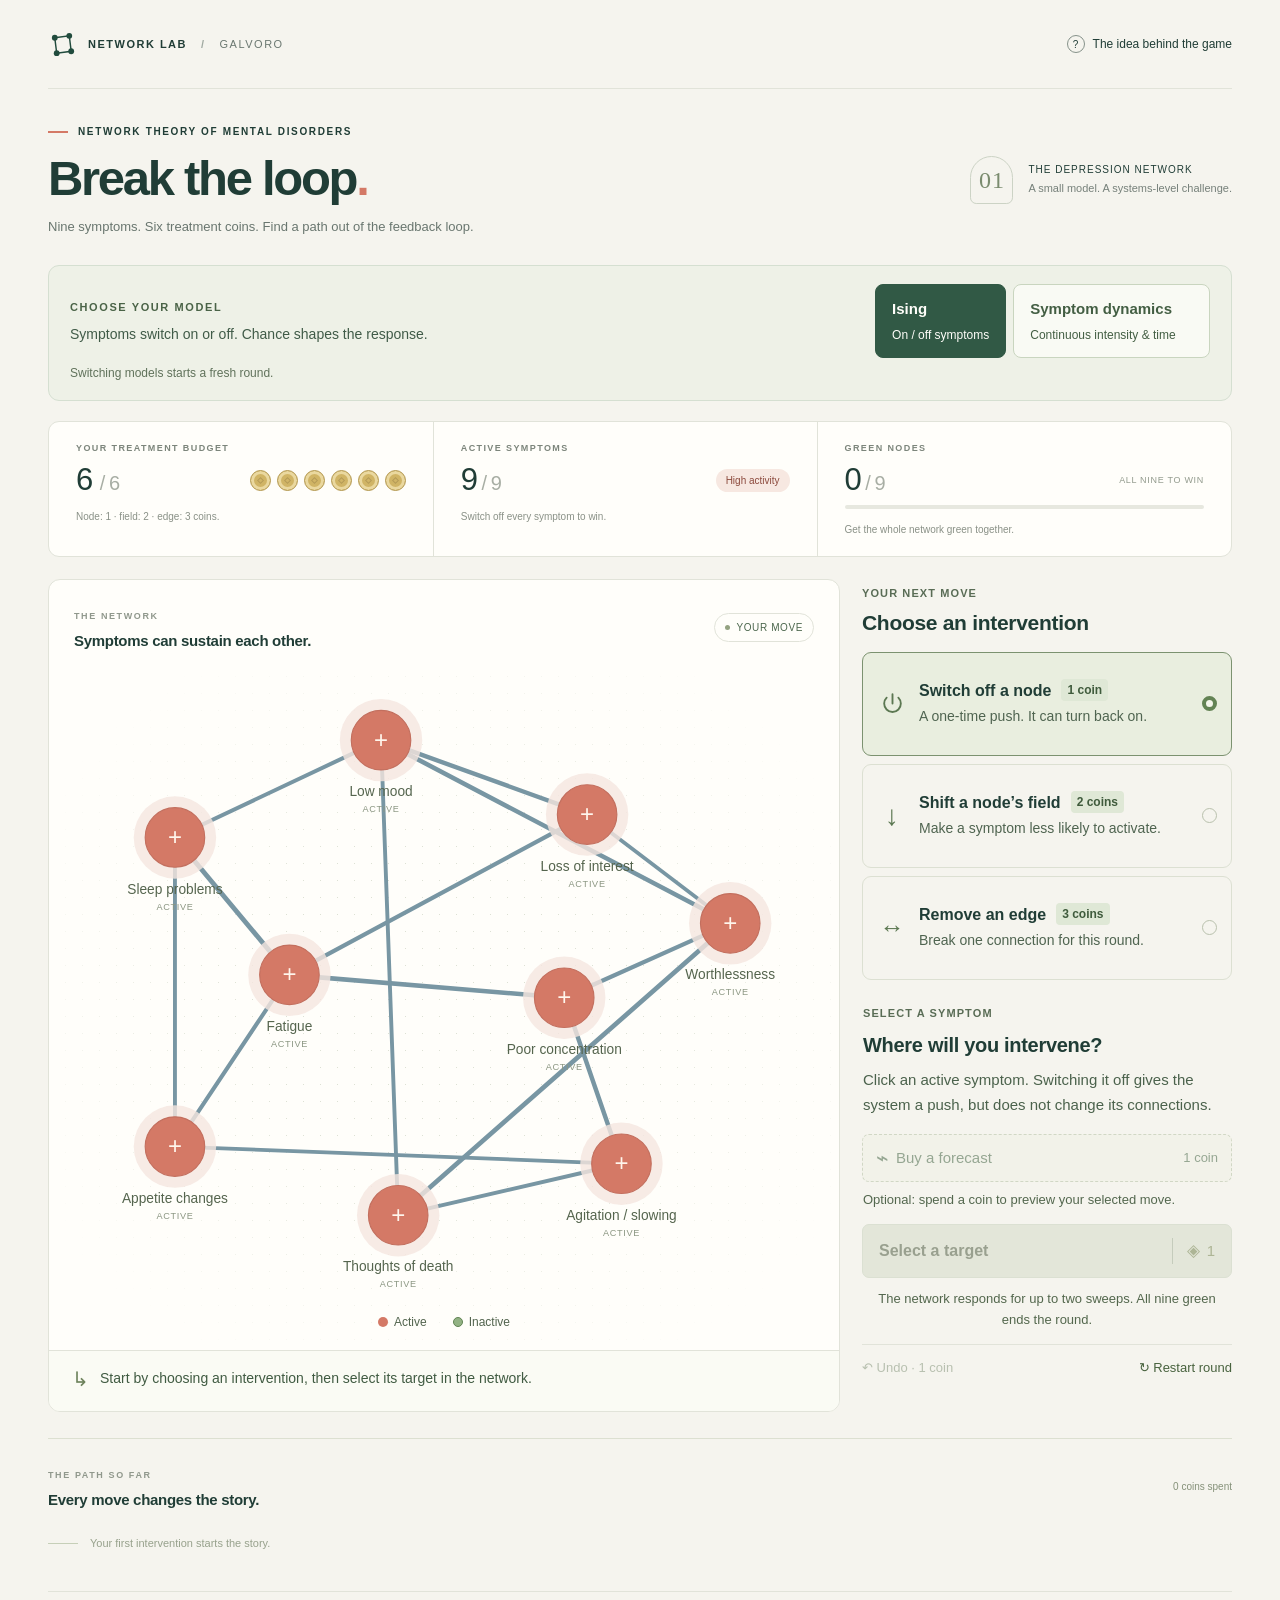
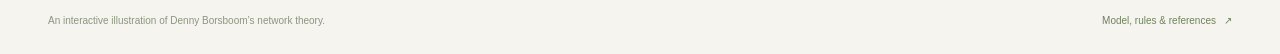
<file: index.html>
<!doctype html>
<html lang="en">
<head>
  <meta charset="utf-8">
  <meta name="viewport" content="width=device-width, initial-scale=1">
  <meta name="theme-color" content="#f5f4ee">
  <meta name="description" content="A small strategy game about symptom feedback, depression networks, and ways to intervene.">
  <title>Break the Loop · A network theory game</title>
  <link rel="icon" href="[data-uri]" type="image/svg+xml">
  <style>
:root{--paper:#f5f4ee;--white:#fffefa;--ink:#203d36;--muted:#76807a;--line:#e1e3d9;--green:#214b3d;--mint:#d8e5c8;--mint-ink:#4b6650;--coral:#d47966;--coral-ink:#8c4a3d;--sand:#ece9de;--font:ui-sans-serif,-apple-system,BlinkMacSystemFont,"Segoe UI",sans-serif}
*{box-sizing:border-box}body{margin:0;background:var(--paper);color:var(--ink);font-family:var(--font);font-size:14px;line-height:1.5}button,a{-webkit-tap-highlight-color:transparent}button{font:inherit;cursor:pointer}button:disabled{cursor:default}button:focus-visible,a:focus-visible,summary:focus-visible,[tabindex]:focus-visible{outline:3px solid #ba942f;outline-offset:5px}button{touch-action:manipulation}a{color:inherit}.app-shell{max-width:1336px;margin:0 auto;padding:0 48px}.topbar{height:89px;display:flex;align-items:center;justify-content:space-between;border-bottom:1px solid var(--line);gap:20px}.wordmark{display:flex;gap:11px;align-items:center;text-decoration:none;font-size:11px;letter-spacing:1.5px;font-weight:750}.wordmark svg{width:29px;height:29px;fill:var(--green)}.wordmark svg path{fill:none;stroke:var(--green);stroke-width:1.5}.wordmark-divider{margin:0 14px;color:#a1aaa2}.wordmark-light{font-weight:450;color:#6a7770}.text-button{border:0;background:none;color:var(--ink);padding:4px 0;font-size:12px;display:inline-flex;align-items:center;justify-content:center;gap:8px}.text-button:hover{color:#548060}.text-button:disabled{opacity:.35}.question-icon{border:1px solid #86928a;display:inline-grid;place-items:center;border-radius:50%;width:18px;height:18px;font-size:10px}.intro{display:flex;justify-content:space-between;align-items:center;gap:24px;padding:35px 0 29px}.eyebrow,.section-kicker,.metric-label{font-size:10px;letter-spacing:1.65px;font-weight:650}.eyebrow{display:flex;align-items:center;gap:10px}.tiny-line{display:inline-block;width:20px;height:2px;background:var(--coral)}h1{font-size:clamp(36px,4vw,49px);letter-spacing:-2.3px;line-height:1.16;font-weight:550;margin:11px 0 10px}h1>span{color:var(--coral)}.intro p{color:#69766f;margin:0;font-size:13px}.round-label{display:flex;gap:15px;align-items:center;font-size:10px;letter-spacing:1px;line-height:1.8}.round-label small{display:block;letter-spacing:0;color:var(--muted);font-size:11px}.round-marker{width:43px;height:48px;border:1px solid #ccd3c5;border-radius:24px 24px 7px 7px;display:grid;place-items:center;font-family:Georgia,serif;font-size:24px;color:#7a8b6e}.metrics{display:grid;grid-template-columns:1fr 1fr 1.08fr;background:var(--white);border:1px solid var(--line);border-radius:11px;margin-bottom:22px;overflow:hidden}.metric{padding:20px 27px 17px;position:relative}.metric+.metric{border-left:1px solid var(--line)}.metric-label{display:flex;gap:6px;align-items:center;color:#7c857b;font-size:9px;letter-spacing:1.4px}.metric-main{display:flex;align-items:center;justify-content:space-between;gap:12px;min-height:50px}.metric-main>span:first-child{font-size:31px;letter-spacing:-1px;font-weight:500}.metric-muted{color:#a8aea4;font-size:20px;font-weight:350}.metric-foot{font-size:10px;color:#8a9187}.coins{display:flex;gap:6px}.coin{width:21px;height:21px;border-radius:50%;background:#d0b465;border:1px solid #b69c57;position:relative;box-shadow:inset 0 0 0 3px #ead89f;transition:opacity .3s,transform .3s}.coin:after{content:"";position:absolute;inset:7px;border:1px solid #b69c57;transform:rotate(45deg)}.coin.spent{opacity:.18;box-shadow:none;transform:scale(.87)}.state-tag{font-size:10px;color:var(--coral-ink);background:#f7e8e1;border-radius:20px;padding:4px 10px;white-space:nowrap}.state-tag.low{color:var(--mint-ink);background:#e6edda}.percent{font-size:19px;padding-left:2px}.target-label{font-size:9px;color:#929a8d;letter-spacing:.7px}.outlook-track{height:4px;position:relative;background:#e7e8df;border-radius:4px;margin:0 0 9px}.outlook-track>#outlook-fill{display:block;height:100%;width:10%;border-radius:4px;background:#88a278;transition:width .45s}.target-tick{position:absolute;left:80%;height:10px;width:1px;background:#536e51;top:-3px}.info-button{background:none;border:1px solid #afb6aa;border-radius:50%;font-size:8px;line-height:12px;width:14px;height:14px;padding:0;color:#89947e;font-family:Georgia,serif}.play-layout{display:grid;grid-template-columns:minmax(0,1fr) 318px;gap:22px;align-items:start}.network-card{background:var(--white);border:1px solid var(--line);border-radius:12px;overflow:hidden}.panel-heading{padding:24px 25px 5px;display:flex;align-items:center;justify-content:space-between;gap:10px}.section-kicker{color:#90988c;font-size:9px;letter-spacing:1.6px}.panel-heading h2,.history-header h2{font-size:15px;letter-spacing:-.3px;font-weight:550;line-height:1.4;margin:5px 0 0}.live-badge{border:1px solid var(--line);border-radius:20px;padding:4px 9px;font-size:8px;letter-spacing:.6px;display:flex;align-items:center;gap:6px;white-space:nowrap;color:#82907d}.live-badge>span:first-child{width:5px;height:5px;background:#94a281;border-radius:50%}.network-stage{position:relative;margin:4px 0 0;background-image:radial-gradient(#dde1d4 .6px,transparent .6px);background-size:17px 17px;background-position:8px 8px}.network-stage:before{content:"";position:absolute;inset:0;pointer-events:none;background:radial-gradient(ellipse at center,transparent 35%,var(--white) 83%)}#network{display:block;width:100%;height:auto;position:relative;overflow:visible;min-height:260px}.graph-key{display:flex;justify-content:center;gap:22px;padding:0 16px 19px;font-size:9px;position:relative;color:#8d9589}.graph-key>span{display:flex;align-items:center;gap:6px}.key-dot{display:inline-block;width:8px;height:8px;border-radius:50%}.active-dot{background:var(--coral)}.inactive-dot{background:var(--mint);border:1px solid #9db08e}.key-line{display:inline-block;width:18px;height:3px;background:#c7c9b6;border-radius:2px}.edge-visible{stroke:#c8c6b4;stroke-linecap:round;transition:stroke .2s,opacity .2s;pointer-events:none}.edge-active{stroke:#b6aa96}.edge-hit{stroke:transparent;stroke-width:20;cursor:pointer;fill:none}.edge-hit:focus-visible{outline:none;stroke:#b8c7a5;stroke-opacity:.5}.edge-visible.edge-selected{stroke:var(--green);stroke-width:6!important}.edge-visible.edge-hover{stroke:#708867}.edge-visible.edge-removed{stroke-dasharray:4 8;stroke-width:1.2!important;stroke:#d0d5c7;opacity:.65}.network-node{cursor:pointer}.node-ring{fill:none;stroke:transparent;stroke-width:1.5;transition:stroke .2s}.network-node:hover .node-ring,.network-node:focus-visible .node-ring{stroke:#b0bda4}.network-node:focus-visible{outline:none}.network-node.selected .node-ring{stroke:var(--green);stroke-width:2;stroke-dasharray:3 4}.node-halo{fill:#f5e7e0;opacity:.8;transition:fill .35s}.node-body{fill:var(--coral);stroke:#c36f5e;stroke-width:1;transition:fill .35s,stroke .35s}.node-symbol{font-size:21px;fill:#fff6ed;font-weight:300;text-anchor:middle;dominant-baseline:central;pointer-events:none}.network-node.inactive .node-body{fill:#d8e4c9;stroke:#9eaf8b}.network-node.inactive .node-halo{fill:#edf1e5}.network-node.inactive .node-symbol{fill:#66835b}.node-label{font-family:var(--font);font-size:12px;font-weight:500;fill:#55654e;text-anchor:middle;pointer-events:none}.node-mini{fill:#8b9682;font-family:var(--font);font-size:8px;text-anchor:middle;letter-spacing:.6px;pointer-events:none}.field-marker{fill:var(--green);stroke:var(--white);stroke-width:2}.field-marker-text{font-size:9px;fill:var(--white);text-anchor:middle;dominant-baseline:central;pointer-events:none}.turn-message{border-top:1px solid var(--line);display:flex;gap:11px;align-items:flex-start;padding:16px 23px;min-height:61px;font-size:11px;line-height:1.6;background:#fafbf4;color:#7b8773}.message-icon{font-size:20px;line-height:1.2;color:#6d825c}.treatment-panel{padding:0 0 3px}.treatment-title{padding:3px 0 14px}.treatment-title h2{font-size:17px}.intervention-list{display:grid;gap:8px}.intervention{width:100%;display:flex;align-items:center;gap:12px;text-align:left;border:1px solid #dce0d2;border-radius:9px;padding:14px 12px;background:transparent;color:var(--ink);min-height:76px;transition:border-color .2s,background .2s}.intervention:hover{background:#eeeee3;border-color:#b3bfa5}.intervention.selected{background:#e9eedf;border-color:#7c9270}.intervention-icon{font-size:23px;font-weight:300;width:32px;flex-shrink:0;text-align:center;color:#839474}.edge-icon{font-size:25px}.field-icon{font-size:28px}.intervention-copy{display:flex;flex-direction:column;gap:4px}.intervention-copy>strong{font-size:12px;font-weight:600}.intervention-copy>span{font-size:10px;color:#839078;line-height:1.5}.choice-indicator{margin-left:auto;width:13px;height:13px;border:1px solid #b9c1ad;border-radius:50%;flex-shrink:0}.selected .choice-indicator{border:4px solid #638354;background:#f4f5eb}.target-box{padding:18px 1px 10px;min-height:151px}.target-box h3{font-size:15px;line-height:1.4;font-weight:550;letter-spacing:-.3px;margin:5px 0 6px}.target-box p{font-size:11px;color:#849079;line-height:1.7;margin:0}.target-detail{font-size:10px;color:#6c805e;border-top:1px dashed #d4dbcb;margin-top:9px;padding-top:7px}.primary-button{width:100%;background:var(--green);border:1px solid var(--green);border-radius:7px;color:#f5f5e9;padding:13px 16px;display:flex;justify-content:space-between;align-items:center;font-size:12px;font-weight:550;min-height:46px}.primary-button:hover:not(:disabled){background:#326047}.primary-button:disabled{background:#e3e6d9;color:#99a08f;border-color:#dbe0d2}.button-cost{border-left:1px solid #638068;padding-left:14px;font-size:12px;display:flex;align-items:center;gap:7px;font-weight:400}.button-cost>span{font-size:17px;color:#d4c987}.primary-button:disabled .button-cost{border-color:#c5ccbc}.primary-button:disabled .button-cost>span{color:#adb595}.timing-note{font-size:10px;text-align:center;color:#939c87;line-height:1.6;margin:10px 5px}.round-actions{display:flex;justify-content:space-between;gap:9px;padding-top:9px;border-top:1px solid var(--line);margin-top:14px}.round-actions .text-button{font-size:10px;color:#7d8b70}.history-panel{margin-top:26px;border-top:1px solid #dce0d1;padding:24px 0 10px}.history-header{display:flex;justify-content:space-between;gap:15px;align-items:center}.history-header h2{font-size:15px}.history-count{color:#859179;font-size:10px}.history-list{margin-top:17px}.history-empty{font-size:11px;color:#97a18c;display:flex;gap:12px;align-items:center;padding:8px 0 10px}.history-empty-line{width:30px;height:1px;background:#c6cfb8}.history-row{display:grid;grid-template-columns:25px 1fr auto auto;gap:14px;align-items:center;font-size:11px;line-height:1.5;padding:12px 0;border-top:1px solid #e1e5d8}.history-row:first-child{border:0}.history-number{font-size:10px;color:#8b967c;border:1px solid #d2d9c4;width:23px;height:23px;display:grid;place-items:center;border-radius:50%}.history-description strong{font-weight:550}.history-description small{display:block;font-size:10px;color:#8b967d;margin-top:2px}.history-activity{color:#819071;font-size:10px;white-space:nowrap}.history-outlook{font-variant-numeric:tabular-nums;font-size:13px;color:#5c7650;text-align:right;min-width:38px}.result{margin-top:17px;padding:16px;border:1px solid #b8c9a5;background:#e6edda;border-radius:8px;font-size:12px;line-height:1.6}.result h3{font-family:Georgia,serif;font-size:25px;line-height:1.2;font-weight:400;margin:0 0 9px}.result p{margin:0 0 12px;color:#6d805d;font-size:11px}.result .text-button{font-size:11px;text-decoration:underline;text-underline-offset:3px}.result.exhausted{background:#eeeade;border-color:#d9d3bf}.result.exhausted h3{font-size:22px}.result.exhausted p{color:#8a826d}footer{display:flex;justify-content:space-between;gap:16px;border-top:1px solid var(--line);margin-top:20px;padding:21px 0 26px;color:#8b9680;font-size:10px}footer p{margin:0}footer .text-button{font-size:10px;color:#6f825e;padding:0;white-space:nowrap}dialog{background:var(--white);border:1px solid #cfd7c4;border-radius:15px;padding:0;width:min(850px,calc(100% - 32px));max-height:88dvh;color:var(--ink);box-shadow:0 25px 100px #203d3630}dialog::backdrop{background:#152a2466;backdrop-filter:blur(4px)}.dialog-content{padding:30px 35px}.dialog-top{display:flex;justify-content:space-between;align-items:center;gap:12px}.close-button{border:1px solid #d1d9c6;width:31px;height:31px;border-radius:50%;background:none;color:#76896b;font-size:22px;font-weight:300;line-height:1}.dialog-content>h2{font-size:34px;line-height:1.15;letter-spacing:-1.3px;font-weight:500;margin:19px 0 15px}.dialog-lead{font-size:14px;line-height:1.8;color:#76816c}.learning-grid{display:grid;grid-template-columns:repeat(3,1fr);gap:23px;border-top:1px solid var(--line);border-bottom:1px solid var(--line);padding:24px 0;margin:24px 0}.lesson-number{font-family:Georgia,serif;font-size:25px;color:#91a179}.learning-grid h3,.rules-section h3,.references h3{font-size:14px;font-weight:550;margin:7px 0 10px}.learning-grid p,.rules-section p,.model-details p,.references p{font-size:12px;line-height:1.8;color:#79826e}.learning-grid p{margin:0}.rules-section p{margin:10px 0}.dialog-content details{border-top:1px solid var(--line);border-bottom:1px solid var(--line);padding:16px 0;margin:21px 0}.dialog-content summary{font-size:12px;cursor:pointer;font-weight:550}.formula{font-size:13px;font-family:ui-monospace,monospace;padding:12px;background:#eef1e5;border-radius:6px;overflow-wrap:anywhere}.references p{font-size:10px;margin:6px 0}.references{margin-bottom:25px}.dialog-content .primary-button{max-width:230px;margin-left:auto}.busy .live-badge>span:first-child{animation:pulse 1s ease-in-out infinite}.busy .network-stage{pointer-events:none}.busy .intervention-list{pointer-events:none;opacity:.7}.network-node.changed .node-halo{animation:ripple .65s ease-out}.network-node.intervened .node-ring{stroke:#345d46;stroke-width:3}.edge-mode .network-node{cursor:default}.edge-mode .network-node:hover .node-ring{stroke:transparent}.edge-mode .edge-visible:not(.edge-removed){stroke:#a6b193}.edge-mode .edge-visible.edge-selected{stroke:#345d46}@keyframes pulse{50%{opacity:.25}}@keyframes ripple{0%{transform:scale(.7);opacity:1}100%{transform:scale(1.5);opacity:0}}@media(prefers-reduced-motion:reduce){*,*:before,*:after{animation:none!important;transition:none!important;scroll-behavior:auto!important}}
.outlook-track>#recovery-fill{display:block;height:100%;width:0;border-radius:4px;background:#88a278;transition:width .45s}.forecast-area{margin-bottom:13px}.forecast-button{display:flex;align-items:center;justify-content:space-between;width:100%;padding:10px 12px;border:1px dashed #aebc9d;border-radius:7px;background:#f0f1e6;color:#637b52;font-size:11px}.forecast-button:hover:not(:disabled){background:#e5ecd9}.forecast-button:disabled{opacity:.5}.forecast-button>span:first-child{display:flex;align-items:center;gap:7px}.forecast-button>span:first-child>span{font-size:21px;line-height:1}.forecast-button>span:last-child{font-size:10px}.forecast-note{font-size:9px;color:#919c83;line-height:1.6;margin:6px 1px 0}.forecast-result{padding:12px;background:#edf1e3;border:1px solid #cfdcc0;border-radius:8px;margin-top:9px}.forecast-result .forecast-title{font-size:10px;font-weight:600;color:#70845e;margin:0 0 8px}.forecast-comparison{display:grid;grid-template-columns:1fr 1fr;gap:10px}.forecast-comparison div+div{border-left:1px solid #d3ddc4;padding-left:12px}.forecast-comparison strong{display:block;font-size:25px;font-weight:450;letter-spacing:-.8px}.forecast-comparison span{font-size:9px;color:#849272}.forecast-result p{font-size:9px;color:#81906e;line-height:1.6;margin:8px 0 0}.history-row{grid-template-columns:25px 1fr auto}.history-forecast{background:#e8eddc;padding:3px 7px;border-radius:4px;color:#72845e;font-size:10px;white-space:nowrap}
@media(min-width:1400px){.app-shell{max-width:1396px}.play-layout{grid-template-columns:minmax(0,1fr) 338px}h1{font-size:52px}.intro{padding-top:42px}.network-stage{max-height:600px}#network{max-height:554px}.intervention{padding:16px 14px;min-height:84px}.target-box{min-height:166px}}
@media(max-width:1050px){.app-shell{padding:0 26px}.play-layout{grid-template-columns:minmax(0,1fr) 280px;gap:17px}.round-label{display:none}.metric{padding:17px 20px}.coins{gap:4px}.coin{width:17px;height:17px}.coin:after{inset:5px}.metric-main>span:first-child{font-size:28px}.metric-muted{font-size:18px}.state-tag{font-size:9px;padding:4px 7px}.panel-heading{padding:20px 18px 5px}.panel-heading h2{font-size:13px}.live-badge{font-size:7px}.treatment-title{padding:3px 0 14px}.treatment-title h2{font-size:16px}.intervention{padding:12px 9px;gap:8px}.intervention-icon{width:25px}.intervention-copy>strong{font-size:11px}.intervention-copy>span{font-size:9px}.target-box{min-height:149px}.graph-key{gap:15px;font-size:8px}.node-label{font-size:12px}}
@media(max-width:760px){.app-shell{padding:0 20px}.topbar{height:70px}.wordmark-light,.wordmark-divider{display:none}.topbar .learn-trigger{font-size:0;gap:0}.topbar .question-icon{font-size:11px;width:24px;height:24px}.intro{padding:27px 0 22px}.intro .eyebrow{font-size:8px;letter-spacing:1.25px}.intro p{font-size:12px;max-width:330px;line-height:1.7}h1{font-size:42px;letter-spacing:-2px;margin:10px 0}.metrics{margin-bottom:16px;grid-template-columns:1fr 1fr}.metric{padding:15px 17px}.metric-label{font-size:8px;letter-spacing:1px}.metric-main{min-height:44px}.metric-main>span:first-child{font-size:27px}.metric-muted{font-size:17px}.coins{gap:3px}.coin{width:14px;height:14px}.coin:after{inset:4px}.metric-foot{font-size:9px}.outlook-metric{grid-column:1/-1;border-top:1px solid var(--line);border-left:0!important;display:grid;grid-template-columns:auto 1fr;gap:0 24px;padding-top:11px;padding-bottom:11px}.outlook-metric .metric-label{grid-column:1}.outlook-metric .metric-main{grid-column:2;grid-row:1/3;min-height:38px;justify-content:flex-end}.outlook-metric .metric-main>span:first-child{font-size:28px}.outlook-metric .metric-foot{grid-column:1;grid-row:2;align-self:end;font-size:8px}.outlook-track{grid-column:1/-1;grid-row:3;margin:10px 0 2px}.target-label{font-size:8px}.play-layout{display:flex;flex-direction:column;gap:22px}.network-card,.treatment-panel{width:100%}.panel-heading{padding:19px 18px 3px}.panel-heading h2{font-size:14px}.live-badge{font-size:7px}.network-stage{margin-top:7px}#network{min-height:0}.graph-key{gap:18px;padding-bottom:17px;font-size:8px}.turn-message{padding:13px 17px;font-size:10px;min-height:55px}.treatment-title{padding:0 0 13px}.treatment-title h2{font-size:17px}.intervention-list{grid-template-columns:repeat(3,minmax(0,1fr));gap:7px}.intervention{display:flex;flex-direction:column;align-items:flex-start;padding:12px 10px;gap:6px;min-height:119px;position:relative}.intervention-icon{font-size:22px;text-align:left;height:27px}.field-icon{font-size:27px}.choice-indicator{position:absolute;top:16px;right:11px;width:11px;height:11px}.selected .choice-indicator{border-width:3px}.intervention-copy>strong{font-size:10px;line-height:1.5}.intervention-copy>span{font-size:9px;line-height:1.6}.target-box{min-height:0;padding:17px 1px}.target-box h3{font-size:16px}.target-box p{font-size:11px}.target-detail{font-size:10px}.primary-button{padding:14px 16px;font-size:13px}.round-actions .text-button{font-size:11px}.timing-note{font-size:10px}.history-panel{margin-top:22px;padding-top:21px}.history-row{gap:9px;grid-template-columns:23px 1fr auto;font-size:10px}.history-activity{display:none}.history-description small{font-size:9px}.history-outlook{font-size:12px}.history-header h2{font-size:14px}footer{flex-direction:column;align-items:flex-start;gap:8px;font-size:9px;padding:17px 0 23px}.dialog-content{padding:22px}.dialog-content>h2{font-size:30px}.dialog-lead{font-size:12px}.learning-grid{grid-template-columns:1fr;gap:18px;padding:20px 0}.learning-grid section{position:relative;padding-left:38px}.lesson-number{position:absolute;left:0;top:0;font-size:24px}.learning-grid h3{margin-top:3px}.learning-grid p{font-size:11px}.rules-section p,.model-details p{font-size:11px}.formula{font-size:11px}.dialog-content .primary-button{max-width:none}}
.metric-main>span:first-child{white-space:nowrap;flex-shrink:0}
@media(max-width:760px){.budget .metric-main{flex-direction:column;align-items:flex-start;gap:6px;padding:6px 0 8px}.outlook-metric{display:block;padding:14px 17px 12px}.outlook-metric .metric-main{position:absolute;right:17px;top:7px;min-height:32px;gap:0}.outlook-metric .metric-main>span:first-child{line-height:1}.outlook-metric .target-label{display:none}.outlook-metric .metric-foot{display:block;padding-top:0;font-size:8px}.outlook-metric .outlook-track{margin:23px 0 8px}.node-label{font-size:20px}.node-mini{font-size:11px}.node-body{r:31px}.node-symbol{font-size:25px}}
@media(max-width:380px){.app-shell{padding:0 13px}.metric{padding:13px 12px}.coin{width:12px;height:12px}.coins{gap:2px}.coin:after{inset:3px}.metric-label{font-size:7px}.metric-foot{font-size:8px}.metric-main{gap:5px}.state-tag{font-size:8px;padding:3px 5px}.outlook-metric .metric-main{right:12px;gap:0}.intro .eyebrow{font-size:7px}.intervention-copy>strong{font-size:9px}.intervention-copy>span{font-size:8px}.intervention{padding:10px 8px}.graph-key{gap:11px}.panel-heading h2{font-size:12px}.wordmark{font-size:10px}}

/* Muted blue connections and a clearer inactive state. */
:root { --mint: #92b283; --mint-ink: #345c35; }
.edge-visible { stroke: #8ea9b4; }
.edge-visible.edge-active { stroke: #7896a3; }
.edge-visible.edge-hover { stroke: #4e7487; }
.edge-visible.edge-selected { stroke: #4e7487; }
.edge-visible.edge-removed { stroke: #b1c6cf; }
.edge-mode .edge-visible:not(.edge-removed) { stroke: #7f9eac; }
.edge-mode .edge-visible.edge-selected { stroke: #456d81; }
.network-node.inactive .node-body { fill: #92b283; stroke: #618454; }
.network-node.inactive .node-halo { fill: #e0ebd8; }
.network-node.inactive .node-symbol { fill: #244c31; }
.inactive-dot { background: #92b283; border-color: #618454; }
.graph-key { color: #52644e; font-size: 12px; gap: 26px; }
.key-dot { width: 10px; height: 10px; }

/* Show the player's action before showing the network's response. */
.action-wave {
  fill: none;
  stroke: #608b58;
  stroke-width: 3;
  transform-box: fill-box;
  transform-origin: center;
  animation: intervention-wave 1.15s ease-out infinite;
  pointer-events: none;
}
.node-intervention .node-body { animation: switch-off .6s ease-out; }
.node-intervention .node-ring,
.field-intervention .node-ring { stroke: #456d43; stroke-width: 2.5; stroke-dasharray: none; }
.field-intervention .action-wave { stroke: #5b8492; }
.reactivated .action-wave { stroke: #bb6a56; animation-iteration-count: 1; }
.action-callout { pointer-events: none; }
.action-callout rect { fill: #315e3e; stroke: var(--white); stroke-width: 2; }
.action-callout text {
  font: 600 12px var(--font);
  fill: #fffefa;
  text-anchor: middle;
  dominant-baseline: central;
  letter-spacing: .3px;
}
.reactivation-callout rect { fill: #a65d4b; }
.edge-removal {
  stroke: #587e91;
  stroke-linecap: round;
  stroke-dasharray: 12 7;
  pointer-events: none;
  animation: remove-connection 1.5s ease-out both;
}
.edge-cut circle { fill: #f6f8f6; stroke: #678c9d; stroke-width: 2; }
.edge-cut text {
  fill: #476f81;
  font-size: 27px;
  text-anchor: middle;
  dominant-baseline: central;
}
.edge-cut { pointer-events: none; animation: mark-connection .4s ease-out both; }
.turn-message { color: #405b42; font-size: 14px; line-height: 1.65; }
.message-title { display: block; font-weight: 650; color: #2e5036; margin-bottom: 3px; }
.message-detail { display: block; }
.live-badge { font-size: 10px; color: #4c674d; padding: 6px 10px; }
@keyframes intervention-wave {
  from { transform: scale(.92); opacity: .9; }
  to { transform: scale(1.5); opacity: 0; }
}
@keyframes switch-off {
  0% { transform: scale(1); }
  40% { transform: scale(.8); }
  75% { transform: scale(1.12); }
  100% { transform: scale(1); }
}
@keyframes remove-connection { from { stroke-dashoffset: 0; opacity: 1; } to { stroke-dashoffset: 45; opacity: 0; } }
@keyframes mark-connection { from { opacity: 0; } to { opacity: 1; } }

/* A readable treatment panel at ordinary desktop zoom. */
.intervention-copy > strong { display: flex; align-items: center; flex-wrap: wrap; gap: 6px 10px; }
.intervention-price { display: inline-block; flex-shrink: 0; border-radius: 4px; padding: 2px 6px; font-size: 12px; line-height: 1.5; font-weight: 600; white-space: nowrap; color: #3f5b3c; background: #dfe8d6; }
.button-cost .cost-value { font: inherit; color: inherit; }
.node-icon svg { display: block; width: 25px; height: 25px; margin: auto; fill: none; stroke: currentColor; stroke-width: 1.8; stroke-linecap: round; stroke-linejoin: round; }
.play-layout { grid-template-columns: minmax(0, 1fr) 370px; }
.treatment-panel .section-kicker { font-size: 11px; color: #596c55; letter-spacing: 1.1px; }
.treatment-title h2 { font-size: 21px; }
.intervention { padding: 17px 14px; min-height: 104px; gap: 12px; }
.intervention-copy { gap: 5px; }
.intervention-copy > strong { font-size: 16px; line-height: 1.35; }
.intervention-copy > span { font-size: 14px; line-height: 1.55; color: #4f6450; }
.intervention-icon { color: #5c7852; width: 30px; }
.choice-indicator { width: 15px; height: 15px; }
.target-box { min-height: 0; padding: 22px 1px 16px; }
.target-box h3 { font-size: 20px; margin: 8px 0; }
.target-box p { font-size: 15px; line-height: 1.7; color: #4b624c; }
.target-detail { font-size: 13px; color: #456141; padding-top: 10px; }
.forecast-button { font-size: 15px; padding: 12px 13px; color: #385b38; }
.forecast-button > span:last-child { font-size: 13px; }
.forecast-note { font-size: 13px; line-height: 1.6; color: #53674e; margin-top: 8px; }
.forecast-result .forecast-title { font-size: 12px; color: #3c5b36; }
.forecast-comparison strong { font-size: 31px; }
.forecast-comparison span { font-size: 13px; color: #4a6243; }
.forecast-result p { font-size: 13px; line-height: 1.65; color: #4b6244; }
.primary-button { font-size: 16px; min-height: 51px; }
.button-cost { font-size: 15px; }
.timing-note { font-size: 13px; color: #53674d; line-height: 1.65; }
.round-actions .text-button { font-size: 13px; color: #48623e; }
.result p, .result .text-button { font-size: 14px; }
.result.exhausted p { color: #665b42; }
.dialog-lead { font-size: 16px; color: #4b604b; }
.learning-grid h3, .rules-section h3, .references h3 { font-size: 17px; }
.learning-grid p, .rules-section p, .model-details p { font-size: 15px; line-height: 1.8; color: #4c604a; }
.references p { font-size: 13px; color: #53664c; }
.dialog-content summary { font-size: 15px; }
.round-over-dialog { width: min(440px, calc(100% - 32px)); }
.round-over-dialog .eyebrow { color: #77683f; }
.round-over-dialog .dialog-content > h2 { font-size: 36px; margin: 15px 0 12px; }
.round-over-dialog .dialog-lead { margin: 0 0 24px; }
.round-over-dialog .primary-button { max-width: none; }
.round-over-dialog .text-button { display: flex; margin: 14px auto 0; color: #4b624c; font-size: 14px; }
.history-row.undone-action .history-description strong { color: #64735f; font-weight: 450; text-decoration: line-through; text-decoration-color: #b3bfaa; }

@media (max-width: 1050px) and (min-width: 761px) {
  .play-layout { grid-template-columns: minmax(0, 1fr) 320px; }
  .intervention { padding: 14px 11px; gap: 9px; }
  .intervention-copy > strong { font-size: 15px; }
  .intervention-copy > span { font-size: 14px; }
  .panel-heading { flex-wrap: wrap; }
}
@media (max-width: 760px) {
  .intervention-list { grid-template-columns: 1fr; gap: 9px; }
  .intervention { flex-direction: row; align-items: center; min-height: 92px; padding: 15px 14px; }
  .intervention-copy { padding-right: 16px; }
  .intervention-copy > strong { font-size: 16px; }
  .intervention-copy > span { font-size: 14px; }
  .intervention-icon { height: auto; text-align: center; }
  .choice-indicator { position: static; width: 15px; height: 15px; }
  .selected .choice-indicator { border-width: 4px; }
  .target-box { padding-top: 20px; }
  .graph-key { font-size: 12px; }
  .turn-message { font-size: 13px; }
  .live-badge { font-size: 9px; }
  .panel-heading { flex-wrap: wrap; gap: 10px; }
  .action-callout text { font-size: 15px; }
  .action-callout rect { x: -89px; width: 178px; }
  .dialog-content .eyebrow { font-size: 10px; }
}

/* The prize arrives only when every node is green. */
.network-card { position: relative; scroll-margin-top: 16px; }
.network-card.won > .panel-heading { display: none; }
.victory-award {
  display: flex;
  align-items: center;
  gap: 19px;
  margin: 19px 23px 7px;
  padding: 18px 21px;
  border: 1px solid #b7cba2;
  border-radius: 11px;
  background: #edf2e3;
  position: relative;
  animation: award-arrive .8s cubic-bezier(.2, .8, .2, 1) both;
}
.victory-award[hidden] { display: none; }
.award-emblem {
  flex-shrink: 0;
  width: 86px;
  height: 86px;
  padding: 7px;
  border: 2px solid #c5a357;
  border-radius: 50%;
  background: linear-gradient(145deg, #fbf0c4, #ead28b);
  box-shadow: 0 0 0 5px #e3d9ac80, 0 5px 12px #52653415;
  position: relative;
  overflow: hidden;
  animation: trophy-arrive 1.15s cubic-bezier(.2, .8, .2, 1) both;
}
.award-emblem::after {
  content: '';
  position: absolute;
  inset: -30%;
  background: linear-gradient(115deg, transparent 38%, #ffffff9c 49%, transparent 60%);
  animation: trophy-shine 1.8s .5s ease-out both;
  pointer-events: none;
}
.award-emblem svg { width: 100%; height: 100%; display: block; }
.trophy-handles, .trophy-stem { fill: none; stroke: #97732e; stroke-width: 4; stroke-linecap: round; stroke-linejoin: round; }
.trophy-cup { fill: #ba933d; stroke: #97732e; stroke-width: 2; }
.trophy-star { fill: #fbefbc; }
.award-copy .section-kicker { color: #5b713c; font-size: 11px; letter-spacing: 1.4px; }
.award-copy h2 { margin: 4px 0; color: #294e35; font-size: 28px; font-weight: 550; letter-spacing: -.9px; line-height: 1.2; }
.award-copy p { font-size: 15px; color: #496140; margin: 5px 0; }
.award-score { display: block; color: #6f693c; font-size: 13px; }
.victory-confetti { position: absolute; inset: 0; overflow: hidden; pointer-events: none; z-index: 3; border-radius: inherit; }
.prize-confetti {
  position: absolute;
  left: 50%;
  top: 32%;
  width: 8px;
  height: 13px;
  border-radius: 2px;
  opacity: 0;
  animation: prize-burst 2.7s cubic-bezier(.15, .6, .45, 1) both;
}
.round-confetti { width: 9px; height: 9px; border-radius: 50%; }
.won .node-ring { stroke: #6e955c; stroke-dasharray: none; animation: winning-network 1.8s ease-out both; }
@keyframes award-arrive { from { opacity: 0; transform: translateY(14px); } to { opacity: 1; transform: translateY(0); } }
@keyframes trophy-arrive {
  0% { opacity: 0; transform: scale(.55) rotate(-18deg); }
  60% { opacity: 1; transform: scale(1.12) rotate(5deg); }
  100% { opacity: 1; transform: scale(1) rotate(0); }
}
@keyframes trophy-shine { from { transform: translateX(-100%); } to { transform: translateX(100%); } }
@keyframes prize-burst {
  0% { transform: translate(0, 0) rotate(0); opacity: 0; }
  12% { opacity: 1; }
  48% { transform: translate(var(--burst-x), var(--burst-y)) rotate(var(--spin)); opacity: 1; }
  100% { transform: translate(var(--fall-x), var(--fall-y)) rotate(var(--spin)); opacity: 0; }
}
@keyframes winning-network { 0% { stroke-width: 5; stroke-opacity: 1; } 100% { stroke-width: 1.5; stroke-opacity: .45; } }
@media (max-width: 760px) {
  .victory-award { margin: 16px 15px 8px; padding: 16px 14px; gap: 14px; }
  .award-emblem { width: 65px; height: 65px; padding: 4px; }
  .award-copy h2 { font-size: 24px; }
  .award-copy .section-kicker { font-size: 9px; }
  .award-copy p { font-size: 13px; }
  .award-score { font-size: 12px; }
}

/* Two ways to play the same intervention challenge. */
.model-picker { display: grid; grid-template-columns: minmax(0, 1fr) auto; align-items: center; gap: 6px 24px; padding: 18px 21px; margin: 0 0 20px; border: 1px solid #d5dfd1; border-radius: 11px; background: #eef1e7; }
.model-picker .section-kicker { color: #4a6347; font-size: 11px; }
.model-picker p { font-size: 14px; color: #405b48; line-height: 1.6; margin: 6px 0 0; max-width: 480px; }
.model-picker > small { font-size: 12px; color: #60725b; grid-column: 1 / -1; }
.model-options { display: grid; grid-template-columns: 1fr 1.5fr; gap: 7px; }
.model-options button { border: 1px solid #c9d5bf; border-radius: 8px; padding: 13px 16px; text-align: left; color: #435e43; background: #f9faf4; cursor: pointer; font: inherit; }
.model-options button strong, .model-options button span { display: block; }
.model-options button strong { font-size: 15px; font-weight: 600; }
.model-options button span { margin-top: 5px; font-size: 12px; }
.model-options button[aria-pressed="true"] { background: #315945; border-color: #315945; color: #fffefa; }
.model-options button:hover:not(:disabled):not([aria-pressed="true"]) { border-color: #5e7f59; background: #e7eddc; }
.model-options button:disabled { cursor: wait; }
.time-panel { margin: 12px 23px 0; padding: 16px 17px 13px; background: #f0f3ed; border: 1px solid #d9e3d4; border-radius: 9px; }
.time-panel[hidden], .graph-key[hidden] { display: none; }
.time-heading { display: flex; justify-content: space-between; align-items: center; flex-wrap: wrap; gap: 12px; }
.time-heading > div:first-child { display: flex; flex-wrap: wrap; align-items: center; gap: 7px 12px; }
.time-heading .section-kicker { width: 100%; font-size: 10px; color: #53704d; }
#model-time { font-size: 22px; font-weight: 550; font-variant-numeric: tabular-nums; color: #2e5140; }
#time-status { font-size: 12px; color: #4d6552; }
.time-actions { display: flex; gap: 7px; }
.time-actions .text-button { border: 1px solid #b8cbb0; border-radius: 6px; background: #fffefa; padding: 9px 11px; font-size: 13px; color: #315b40; white-space: nowrap; }
.time-actions .text-button:disabled { opacity: .45; cursor: default; }
.time-track { height: 4px; overflow: hidden; background: #dbe4d4; border-radius: 4px; margin: 13px 0 16px; }
#time-fill { display: block; width: 0; height: 100%; background: #6d9061; transition: width .1s linear; }
.trace-heading { display: flex; justify-content: space-between; font-size: 12px; color: #50644c; }
.trace-heading strong { color: #365743; font-weight: 600; font-variant-numeric: tabular-nums; }
#level-trace { display: block; width: 100%; height: 46px; margin-top: 3px; overflow: visible; }
#level-trace path { fill: none; stroke: #64859a; stroke-width: 2; vector-effect: non-scaling-stroke; }
#level-trace .trace-green { stroke: #b4c7a9; stroke-dasharray: 4 5; stroke-width: 1; }
.time-panel p { color: #546a50; font-size: 12px; line-height: 1.65; margin: 8px 0 0; }
.continuous-model .edge-visible, .continuous-model .edge-hit, .continuous-model .edge-removal { fill: none; }
.continuous-model .node-symbol { font-size: 17px; font-weight: 650; fill: #3e4033; }
.continuous-model .node-body { transition: fill .2s linear; }
.continuous-model .node-mini { font-size: 10px; fill: #52674d; letter-spacing: .5px; }
.continuous-model .node-halo { fill: #f0ede1; }
.continuous-model .inactive .node-halo { fill: #e0ebd8; }
.continuous-model .reactivated .action-wave { animation: none; }
.continuous-key { gap: 14px; }
.intensity-scale { width: 100px; height: 8px; border-radius: 10px; background: linear-gradient(90deg, #92b283, #dac89b, #d47966); }
.forecast-levels { color: #315844 !important; font-weight: 600; }
@media (max-width: 1050px) {
  .model-picker { grid-template-columns: 1fr; gap: 12px; }
  .model-options { max-width: 490px; }
  .model-picker > small { grid-column: 1; }
  .time-panel { margin-left: 16px; margin-right: 16px; }
}
@media (max-width: 760px) {
  .model-picker { padding: 17px 14px; }
  .model-options { width: 100%; }
  .model-options button { padding: 12px 10px; }
  .model-options button strong { font-size: 14px; }
  .model-options button span { font-size: 11px; line-height: 1.5; }
  .time-heading { gap: 10px; }
  .time-heading > div:first-child { width: 100%; }
  .time-actions { width: 100%; }
  .time-actions .text-button { flex: 1; padding: 10px 8px; font-size: 13px; }
  .time-panel { margin: 12px 14px 0; padding: 14px 13px 12px; }
  .continuous-key { gap: 8px; font-size: 11px; }
  .intensity-scale { width: 45px; }
  .continuous-model .node-symbol { font-size: 20px; }
  .continuous-model .node-mini { font-size: 11px; }
}
@media (prefers-reduced-motion: reduce) {
  .continuous-model .node-body, #time-fill { transition: none; }
}

/* Keep labels legible where an influence passes close underneath. */
.continuous-model .node-label,
.continuous-model .node-mini {
  paint-order: stroke fill;
  stroke: var(--white);
  stroke-width: 4px;
  stroke-linejoin: round;
}

/* Self-feedback is distinct from the arrows between symptoms. */
.intervention[hidden] { display: none; }
.self-loop-path { fill: none; stroke: #6b8564; stroke-width: 2; pointer-events: none; }
.self-loop-hit { fill: none; stroke: transparent; stroke-width: 14; cursor: pointer; }
.self-loop:hover .self-loop-path,
.self-loop:focus-visible .self-loop-path,
.self-loop-selected .self-loop-path { stroke: #355d3f; stroke-width: 3; }
.self-loop:focus-visible { outline: none; }
.self-loop-lowered .self-loop-path { stroke: #8c9e85; stroke-dasharray: 4 3; }
.self-loop-selected .self-loop-path { stroke: #355d3f; }

</style>
</head>
<body>
  <div class="app-shell">
    <header class="topbar">
      <a class="wordmark" href="#page-title" aria-label="Break the Loop home"><svg viewBox="0 0 30 30" aria-hidden="true"><path d="M7 8 22 6 24 22 9 24Z"/><circle cx="7" cy="8" r="3"/><circle cx="22" cy="6" r="3"/><circle cx="24" cy="22" r="3"/><circle cx="9" cy="24" r="3"/></svg><span>NETWORK LAB<span class="wordmark-divider">/</span><span class="wordmark-light">GALVORO</span></span></a>
      <button class="text-button learn-trigger" type="button"><span class="question-icon" aria-hidden="true">?</span> The idea behind the game</button>
    </header>

    <main>
      <section class="intro" aria-labelledby="page-title">
        <div><div class="eyebrow"><span class="tiny-line"></span> NETWORK THEORY OF MENTAL DISORDERS</div><h1 id="page-title">Break the loop<span>.</span></h1><p>Nine symptoms. Six treatment coins. Find a path out of the feedback loop.</p></div>
        <div class="round-label"><span class="round-marker">01</span><span>THE DEPRESSION NETWORK<small>A small model. A systems-level challenge.</small></span></div>
      </section>

      <section class="model-picker" aria-label="Underlying model">
        <div><span class="section-kicker">CHOOSE YOUR MODEL</span><p id="model-summary">Symptoms switch on or off. Chance shapes the response.</p></div>
        <div class="model-options" role="group" aria-label="Model choice">
          <button type="button" data-model="ising" aria-pressed="true"><strong>Ising</strong><span>On / off symptoms</span></button>
          <button type="button" data-model="dynamics" aria-pressed="false"><strong>Symptom dynamics</strong><span>Continuous intensity &amp; time</span></button>
        </div>
        <small>Switching models starts a fresh round.</small>
      </section>

      <section class="metrics" aria-label="Round status">
        <div class="metric budget"><span class="metric-label">YOUR TREATMENT BUDGET</span><div class="metric-main"><span id="coin-count">6 <span class="metric-muted">/ 6</span></span><div id="coins" class="coins" aria-label="6 coins remaining"></div></div><span id="budget-costs" class="metric-foot">Node: 1 · field: 2 · edge: 3 coins.</span></div>
        <div class="metric"><span id="activity-label" class="metric-label">ACTIVE SYMPTOMS</span><div class="metric-main"><span id="active-count">9<span class="metric-muted"> / 9</span></span><span id="state-tag" class="state-tag">High activity</span></div><span id="activity-goal" class="metric-foot">Switch off every symptom to win.</span></div>
        <div class="metric outlook-metric"><span class="metric-label">GREEN NODES</span><div class="metric-main"><span id="recovery-count">0<span class="metric-muted"> / 9</span></span><span class="target-label">ALL NINE TO WIN</span></div><div class="outlook-track" role="progressbar" aria-label="Inactive green nodes" aria-valuemin="0" aria-valuemax="9" aria-valuenow="0"><span id="recovery-fill"></span></div><span class="metric-foot">Get the whole network green together.</span></div>
      </section>

      <div class="play-layout">
        <section class="network-card" aria-labelledby="network-heading">
          <div class="panel-heading"><div><span class="section-kicker">THE NETWORK</span><h2 id="network-heading">Symptoms can sustain each other.</h2></div><div class="live-badge"><span></span><span id="network-badge">YOUR MOVE</span></div></div>
          <div id="victory-award" class="victory-award" role="status" hidden>
            <div class="award-emblem" aria-hidden="true"><svg viewBox="0 0 80 80"><path class="trophy-handles" d="M24 23H15v9c0 11 8 15 17 15M56 23h9v9c0 11-8 15-17 15"/><path class="trophy-cup" d="M23 17h34v17c0 15-8 23-17 23S23 49 23 34Z"/><path class="trophy-stem" d="M40 56v10M27 67h26"/><path class="trophy-star" d="m40 25 3.5 7 7.7 1.1-5.6 5.5 1.3 7.6-6.9-3.6-6.9 3.6 1.3-7.6-5.6-5.5 7.7-1.1Z"/></svg></div>
            <div class="award-copy"><span class="section-kicker">LOOP BREAKER AWARD</span><h2>You broke the loop.</h2><p>All nine nodes are green.</p><span id="award-score" class="award-score"></span></div>
          </div>
          <div id="victory-confetti" class="victory-confetti" aria-hidden="true"></div>
          <div id="time-panel" class="time-panel" hidden>
            <div class="time-heading"><div><span class="section-kicker">MODEL TIME</span><strong id="model-time">t = 0.0</strong><span id="time-status">Paused · choose a move</span></div><div class="time-actions"><button id="watch-time" class="text-button" type="button">▷ Watch +10</button><button id="pause-time" class="text-button" type="button" disabled>Ⅱ Pause</button></div></div>
            <div class="time-track" role="progressbar" aria-label="Current time window" aria-valuemin="0" aria-valuemax="100" aria-valuenow="0"><span id="time-fill"></span></div>
            <div class="trace-heading"><span>Average symptom intensity</span><strong id="mean-level">92%</strong></div>
            <svg id="level-trace" viewBox="0 0 600 52" role="img" aria-label="Average symptom intensity over model time"><path class="trace-green" d="M0 47H600"/><path id="level-trace-line" d=""/></svg>
            <p>Time pauses between moves. Watch +10 lets time pass without treatment or a coin charge. Units are model time, not days.</p>
          </div>
          <div class="network-stage"><svg id="network" viewBox="60 25 690 570" role="group" aria-label="Interactive depression symptom network"></svg><div id="binary-key" class="graph-key"><span><i class="key-dot active-dot"></i>Active</span><span><i class="key-dot inactive-dot"></i>Inactive</span></div><div id="continuous-key" class="graph-key continuous-key" hidden><span><i class="key-dot inactive-dot"></i>Green ≤ 10%</span><span class="intensity-scale" aria-hidden="true"></span><span><i class="key-dot active-dot"></i>High intensity</span></div></div>
          <div id="turn-message" class="turn-message" role="status" aria-live="polite"><span class="message-icon" aria-hidden="true">↳</span><span>Start by choosing an intervention, then select its target in the network.</span></div>
        </section>

        <aside class="treatment-panel" aria-labelledby="treatment-heading">
          <div class="panel-heading treatment-title"><div><span class="section-kicker">YOUR NEXT MOVE</span><h2 id="treatment-heading">Choose an intervention</h2></div></div>
          <div class="intervention-list" role="group" aria-label="Intervention type">
            <button class="intervention selected" type="button" data-type="node" aria-pressed="true"><span class="intervention-icon node-icon" aria-hidden="true"><svg viewBox="0 0 24 24" focusable="false"><path d="M12 3v9M6.4 6.4a8 8 0 1 0 11.2 0"/></svg></span><span class="intervention-copy"><strong>Switch off a node <span class="intervention-price">1 coin</span></strong><span>A one-time push. It can turn back on.</span></span><span class="choice-indicator" aria-hidden="true"></span></button>
            <button class="intervention" type="button" data-type="self" aria-pressed="false" hidden><span class="intervention-icon self-icon" aria-hidden="true">↻</span><span class="intervention-copy"><strong>Lower self-feedback <span class="intervention-price">1 coin</span></strong><span>Lower the loop from 0.30 to 0.10 for this round.</span></span><span class="choice-indicator" aria-hidden="true"></span></button>
            <button class="intervention" type="button" data-type="field" aria-pressed="false"><span class="intervention-icon field-icon" aria-hidden="true">↓</span><span class="intervention-copy"><strong>Shift a node’s field <span class="intervention-price">2 coins</span></strong><span>Make a symptom less likely to activate.</span></span><span class="choice-indicator" aria-hidden="true"></span></button>
            <button class="intervention" type="button" data-type="edge" aria-pressed="false"><span class="intervention-icon edge-icon" aria-hidden="true">↔</span><span class="intervention-copy"><strong>Remove an edge <span class="intervention-price">3 coins</span></strong><span>Break one connection for this round.</span></span><span class="choice-indicator" aria-hidden="true"></span></button>
          </div>
          <div class="target-box" id="target-box"><span class="section-kicker" id="target-kicker">SELECT A SYMPTOM</span><h3 id="target-name">Where will you intervene?</h3><p id="target-description">Click a coral node in the network. Switching it off gives the system a push, but does not change its connections.</p><div id="target-detail" class="target-detail" hidden></div></div>
          <div class="forecast-area"><button id="buy-forecast" class="forecast-button" type="button" disabled><span><span aria-hidden="true">⌁</span> Buy a forecast</span><span>1 coin</span></button><p id="forecast-note" class="forecast-note">Optional: spend a coin to preview your selected move.</p><div id="forecast-result" class="forecast-result" hidden aria-live="polite"></div></div>
          <button id="apply" class="primary-button" type="button" disabled><span id="apply-label">Select a target</span><span class="button-cost"><span aria-hidden="true">◈</span> <span id="treatment-cost" class="cost-value">1</span></span></button>
          <p id="timing-note" class="timing-note">The network responds for up to two sweeps. All nine green ends the round.</p>
          <div class="round-actions"><button id="undo" class="text-button" type="button" disabled>↶ Undo · 1 coin</button><button id="restart" class="text-button" type="button">↻ Restart round</button></div>
          <div id="result" class="result" role="status" hidden></div>
        </aside>
      </div>

      <section class="history-panel" aria-labelledby="history-heading"><div class="history-header"><div><span class="section-kicker">THE PATH SO FAR</span><h2 id="history-heading">Every move changes the story.</h2></div><span id="move-count" class="history-count">0 moves</span></div><div id="history" class="history-list"><div class="history-empty"><span class="history-empty-line"></span>Your first intervention starts the story.</div></div></section>

      <footer><p>An interactive illustration of Denny Borsboom’s network theory.</p><button class="text-button learn-trigger" type="button">Model, rules &amp; references <span aria-hidden="true">↗</span></button></footer>
    </main>
  </div>

  <dialog id="round-over-dialog" class="round-over-dialog" aria-labelledby="round-over-title" aria-describedby="round-over-description">
    <div class="dialog-content">
      <span class="eyebrow">OUT OF COINS</span>
      <h2 id="round-over-title">Play again?</h2>
      <p id="round-over-description" class="dialog-lead">Try a different path to get the whole network green.</p>
      <button id="play-again" class="primary-button" type="button" autofocus>Play again <span aria-hidden="true">↻</span></button>
      <button id="review-round" class="text-button" type="button">Review this round</button>
    </div>
  </dialog>

  <dialog id="learn-dialog" aria-labelledby="learn-title"><div class="dialog-content"><div class="dialog-top"><span class="eyebrow">A SHORT FIELD GUIDE</span><button class="close-button" id="close-learn" type="button" aria-label="Close the learning guide">×</button></div><h2 id="learn-title">When symptoms form a system.</h2><p class="dialog-lead">A symptom can be both a consequence and a cause. Sleep problems can contribute to fatigue; fatigue can feed other difficulties. Strong feedback can keep a network active after its original trigger has gone.</p>
    <div class="learning-grid"><section><span class="lesson-number">01</span><h3>Change a state</h3><p>A node intervention changes a symptom’s current state once: <strong>off in Ising, or a reduction of 25 percentage points in the continuous model (stopping at 10%)</strong>. Its field and connections stay the same, and it can rise again as the network evolves.</p></section><section><span class="lesson-number">02</span><h3>Change a disposition</h3><p>A field intervention lowers τᵢ by 1.5 in Ising, or βᵢ by 0.25 in symptom dynamics, for the rest of the round. It reduces the tendency to activate, without forcing the current state to change. You can apply it more than once.</p></section><section><span class="lesson-number">03</span><h3>Change a connection</h3><p>An edge intervention sets one interaction weight to zero for the rest of the round. In Ising it removes both directions; in symptom dynamics it removes <strong>only the selected arrow</strong>. Other paths remain.</p></section></div>
    <section class="rules-section"><h3>What counts as a win?</h3><p>Use at most six coins to get <strong>all nine nodes green at the same time</strong> and earn the <strong>Loop Breaker award</strong>. In Ising, green means off. In symptom dynamics, green means intensity ≤ 10%; this display band is a game choice because noisy continuous values rarely equal exactly zero. This is not a clinical recovery criterion.</p><p><strong>In symptom dynamics, all four interventions cost 1 coin each: node, self-feedback, field and directed edge. In Ising, node switches cost 1 coin, field shifts cost 2 coins and symmetric edge removals cost 3 coins.</strong> Forecasts and undo each cost 1 coin. Undo restores the last action, including the clock and random sequence in the continuous model. Earlier spending stays spent. No undo is available at zero coins; an unsuccessful final response opens Play again automatically.</p><p><strong>Ising:</strong> each treatment is followed by up to two sweeps. A sweep is nine random single-node updates with replacement. The game checks for all green immediately after intervention and after each sweep. A paid forecast calculates the exact all-off probability after six sweeps by enumerating 512 states.</p><p><strong>Self-feedback:</strong> each continuous-model node has a visible loop, initially αᵢᵢ = 0.30 (Park et al., Table 3, base setting). For 1 coin, lower one loop to 0.10 for the rest of the round. This is the self-feedback value in the paper’s high-resilience setting; the intervention changes only that coefficient, leaving the boost factor and all other parameters unchanged. It does not reset intensity and cannot be stacked on an already lowered loop. Choose the card and a node, or click its loop. Dashed loops have been lowered. A forecast can preview this intervention; undo restores the loop.</p><p><strong>Symptom dynamics:</strong> intensity follows the continuous-time model of Park, Waldorp &amp; Vasconcelos (2026). A treatment is followed by up to 20 model-time units, with gradual colours, percentage levels, and a live clock. Pause freezes the playback; Resume continues the same response. Time pauses between moves. Watch +10 advances 10 units with no treatment or coin charge. The game checks all green at each numerical step and stops at the first success.</p><p>Its paid forecast estimates the chance of all nine intensities being ≤ 10% <strong>at 40 model-time units</strong>, using 256 simulated paths per scenario; it also shows expected average intensity. This is an approximate fixed-horizon forecast, not an exact probability or the chance of winning earlier. Zero successes means 0/256, not proof of impossibility. Separate random sequences keep buying a tip from changing the round. A new treatment or passage of time clears current tips.</p><p>Both models are stochastic. Restart reuses the same random sequence to compare strategies. Time units are dimensionless, not calibrated days. Parameters, treatment doses and game rules are illustrative, not fitted to an individual.</p></section>
    <details><summary>The Ising model</summary><div class="model-details"><p>In Ising mode, we use a 0/1-coded model. For the selected node <em>i</em>, the probability of being active on its next update is:</p><div class="formula">pᵢ = 1 / [1 + exp(−(τᵢ + Σⱼ wᵢⱼ xⱼ))]</div><p>Lowering τᵢ reduces activation, matching the NIRA activation-parameter convention. Each update chooses one node uniformly at random. This single-site Gibbs rule has stationary probability:</p><div class="formula">P(x) ∝ exp(Σᵢ τᵢ xᵢ + Σᵢ&lt;ⱼ wᵢⱼ xᵢ xⱼ)</div><p>With nine binary nodes there are 512 states. We propagate probability across all states for 54 updates to calculate the six-sweep outlook exactly. A node intervention moves the current state only; an edge or field intervention changes the transition probabilities.</p><p>This is inspired by Cramer et al.’s dynamic framework, using asynchronous updates consistent with the joint Ising distribution rather than reproducing their synchronous update rule. The supplied Epskamp chapter uses −1/+1 coding in Equation 8; our parameters are defined directly in 0/1 coding and are not copied across conventions.</p></div></details>
    <details><summary>The continuous-time model</summary><div class="model-details"><p>Park, Waldorp &amp; Vasconcelos (2026), Equation 2, with f(s) = s²:</p><div class="formula">dsᵢ = sᵢ(1 − sᵢ)[βᵢ + αᵢᵢsᵢ + (1 + δᵢsᵢ²) Σⱼ≠ᵢ αⱼᵢsⱼ] dt + σᵢ dWᵢ</div><p>Arrows show source → target influences from Appendix A4. Self-feedback αᵢᵢ = 0.30 is shown as a loop at each node, with a 1-coin intervention to lower one coefficient to 0.10; δᵢ = 9.50 is the base setting in Table 3. Baseline β uses the normal-period values in Table 2. Independent additive Gaussian noise and reflecting boundaries keep intensities between 0 and 1. The simulation uses Euler–Maruyama integration with Δt = 0.02.</p><p>For this game we choose an initial intensity of 0.92, noise strength σ = 0.10, a field reduction of 0.25, and a green band at ≤ 0.10. A one-time node intervention subtracts 0.25 from intensity, with a floor of 0.10; for example, 0.90 becomes 0.65. It does not guarantee a green node. These are game settings, rather than a reproduction of the paper’s shock experiment. Intensities can recover or rebound; there is no imposed decay. Directed coupling makes this a different model from the Ising network. Its forecasts are simulation estimates and do not use the Ising equilibrium formula.</p></div></details>
    <section class="references"><h3>Ideas behind the game</h3><p>Park, Waldorp &amp; Vasconcelos (2026). <em>A Mechanistic Model of Symptom Dynamics: Implications for Statistical Network Analyses.</em> Multivariate Behavioral Research. DOI: 10.1080/00273171.2026.2710730. Equations 1–2, Tables 2–3, Appendix A4 &amp; F.</p><p>Borsboom (2017). <em>A network theory of mental disorders.</em> World Psychiatry, 16, 5–13. DOI: 10.1002/wps.20375.</p><p>Cramer et al. (2016). <em>Major Depression as a Complex Dynamic System.</em> PLOS ONE, 11, e0167490. DOI: 10.1371/journal.pone.0167490.</p><p>Epskamp, Maris, Waldorp &amp; Borsboom. <em>Network Psychometrics.</em> Supplied chapter, arXiv:1609.02818v2.</p><p>Lunansky et al. <em>Intervening on psychopathology networks: Evaluating intervention targets through simulations.</em> Methods. Supplied NIRA paper.</p></section>
    <button id="back-to-game" class="primary-button" type="button">Back to the network <span aria-hidden="true">↗</span></button>
  </div></dialog>
<script>
(function (root) {
  'use strict';

  const N = 9;
  const SIZE = 1 << N;
  const symptoms = [
    { id: 'mood', name: 'Depressed mood', short: 'Low mood', x: 350, y: 95 },
    { id: 'interest', name: 'Loss of interest or pleasure', short: 'Loss of interest', x: 530, y: 160 },
    { id: 'sleep', name: 'Sleep disturbance', short: 'Sleep problems', x: 170, y: 180 },
    { id: 'fatigue', name: 'Fatigue or loss of energy', short: 'Fatigue', x: 270, y: 300 },
    { id: 'concentration', name: 'Difficulty concentrating or deciding', short: 'Poor concentration', x: 510, y: 320 },
    { id: 'worthlessness', name: 'Worthlessness or excessive guilt', short: 'Worthlessness', x: 655, y: 255 },
    { id: 'psychomotor', name: 'Psychomotor agitation or slowing', short: 'Agitation / slowing', x: 560, y: 465 },
    { id: 'appetite', name: 'Appetite or weight change', short: 'Appetite changes', x: 170, y: 450 },
    { id: 'death', name: 'Recurrent thoughts of death', short: 'Thoughts of death', x: 365, y: 510 }
  ];
  // Illustrative weights, not an empirical fit or a reproduction of the 14-node study.
  const baseEdges = [
    [0, 1, 1.9], [0, 2, 1.6], [0, 5, 2.0], [0, 8, 1.5],
    [1, 3, 1.8], [1, 5, 1.4], [2, 3, 2.2], [2, 7, 1.5],
    [3, 4, 2.0], [3, 7, 1.6], [4, 5, 1.7], [4, 6, 1.9],
    [5, 8, 2.1], [6, 8, 1.5], [6, 7, 1.4]
  ];
  const population = new Uint8Array(SIZE);
  for (let s = 1; s < SIZE; s++) population[s] = population[s >> 1] + (s & 1);
  const logistic = x => x >= 0 ? 1 / (1 + Math.exp(-x)) : Math.exp(x) / (1 + Math.exp(x));
  const isOn = (state, node) => Boolean(state & (1 << node));
  const activeCount = state => population[state];

  function createModel() {
    const edges = baseEdges.map(([a, b, weight]) => ({ a, b, weight, removed: false }));
    const thresholds = Array(N).fill(-0.18);
    edges.forEach(({ a, b, weight }) => { thresholds[a] -= weight / 2; thresholds[b] -= weight / 2; });
    return { edges, thresholds, fieldDoses: Array(N).fill(0) };
  }

  function probabilityOn(model, state, node) {
    let input = model.thresholds[node];
    for (const e of model.edges) {
      if (e.removed) continue;
      if (e.a === node && isOn(state, e.b)) input += e.weight;
      else if (e.b === node && isOn(state, e.a)) input += e.weight;
    }
    return logistic(input);
  }

  // Random-scan, single-site Gibbs dynamics. This has the joint Ising law
  // exp(sum tau_i*x_i + sum w_ij*x_i*x_j)/Z as its stationary distribution.
  function transitionKernel(model) {
    const kernel = new Float64Array(SIZE * N);
    for (let s = 0; s < SIZE; s++) for (let i = 0; i < N; i++) {
      const p = probabilityOn(model, s, i);
      kernel[s * N + i] = (isOn(s, i) ? 1 - p : p) / N;
    }
    return kernel;
  }

  function advanceDistribution(distribution, kernel, updates) {
    let current = Float64Array.from(distribution);
    for (let t = 0; t < updates; t++) {
      const next = new Float64Array(SIZE);
      for (let s = 0; s < SIZE; s++) {
        const mass = current[s];
        if (!mass) continue;
        let stay = 1;
        for (let i = 0; i < N; i++) {
          const flip = kernel[s * N + i];
          next[s ^ (1 << i)] += mass * flip;
          stay -= flip;
        }
        next[s] += mass * stay;
      }
      current = next;
    }
    return current;
  }

  function summarize(distribution) {
    let healthyProbability = 0;
    let expectedActive = 0;
    const marginals = Array(N).fill(0);
    for (let s = 0; s < SIZE; s++) {
      const p = distribution[s];
      if (s === 0) healthyProbability += p;
      expectedActive += p * population[s];
      for (let i = 0; i < N; i++) if (isOn(s, i)) marginals[i] += p;
    }
    return { healthyProbability, expectedActive, marginals };
  }

  function forecast(model, state, sweeps = 6, kernel = transitionKernel(model)) {
    const distribution = new Float64Array(SIZE);
    distribution[state] = 1;
    return summarize(advanceDistribution(distribution, kernel, sweeps * N));
  }

  function equilibrium(model) {
    const logWeights = new Float64Array(SIZE);
    for (let s = 0; s < SIZE; s++) {
      let weight = 0;
      for (let i = 0; i < N; i++) if (isOn(s, i)) weight += model.thresholds[i];
      for (const e of model.edges) if (!e.removed && isOn(s, e.a) && isOn(s, e.b)) weight += e.weight;
      logWeights[s] = weight;
    }
    const max = Math.max(...logWeights);
    const probabilities = Float64Array.from(logWeights, x => Math.exp(x - max));
    const z = probabilities.reduce((sum, p) => sum + p, 0);
    return Float64Array.from(probabilities, p => p / z);
  }

  function randomGenerator(seed = 271828) {
    let value = seed >>> 0;
    return () => {
      value += 0x6D2B79F5;
      let t = value;
      t = Math.imul(t ^ (t >>> 15), t | 1);
      t ^= t + Math.imul(t ^ (t >>> 7), t | 61);
      return ((t ^ (t >>> 14)) >>> 0) / 4294967296;
    };
  }

  function sampleSweep(model, state, random) {
    let next = state;
    for (let t = 0; t < N; t++) {
      const node = Math.floor(random() * N);
      if (random() < probabilityOn(model, next, node)) next |= 1 << node;
      else next &= ~(1 << node);
    }
    return next;
  }

  function intervene(model, state, type, target) {
    if (type === 'node') return state & ~(1 << target);
    if (type === 'edge') model.edges[target].removed = true;
    if (type === 'field') { model.thresholds[target] -= 1.5; model.fieldDoses[target]++; }
    return state;
  }

  const api = { N, SIZE, symptoms, baseEdges, logistic, isOn, activeCount, createModel,
    probabilityOn, transitionKernel, advanceDistribution, summarize, forecast,
    equilibrium, randomGenerator, sampleSweep, intervene };
  if (typeof module !== 'undefined' && module.exports) module.exports = api;
  else root.LoopModel = api;
})(typeof globalThis !== 'undefined' ? globalThis : this);

</script>
<script>
(function (root) {
  'use strict';

  // Park, Waldorp & Vasconcelos (2026), Eq. 2, Table 2 (normal),
  // Table 3 (base), and Appendix A4. Matrix rows are SOURCES, columns TARGETS.
  // Independently implemented from the published equations, not the R source.
  const N = 9;
  const paperOrder = ['interest', 'mood', 'sleep', 'fatigue', 'appetite', 'worthlessness', 'concentration', 'psychomotor', 'death'];
  const gameOrder = ['mood', 'interest', 'sleep', 'fatigue', 'concentration', 'worthlessness', 'psychomotor', 'appetite', 'death'];
  const matrix = [
    [0, 0, 0, 0, 0, 0, 0, 0, 0],
    [.33, 0, .14, .15, 0, .13, 0, 0, .15],
    [.13, .14, 0, .22, .23, 0, 0, 0, 0],
    [.21, .15, .22, 0, 0, 0, .12, 0, 0],
    [0, 0, 0, .17, 0, 0, 0, 0, 0],
    [0, .13, 0, 0, .15, 0, .20, .15, .22],
    [0, 0, 0, 0, 0, 0, 0, .17, 0],
    [0, 0, 0, 0, 0, 0, 0, 0, 0],
    [0, 0, 0, 0, 0, 0, 0, .30, 0]
  ];
  const beta = [-1.37, -1.02, -.93, -1.19, -.96, -.61, -.88, -1.30, -2.30];
  // Game choices, not fitted parameters: noise strength, initial condition,
  // field dose, observation windows, numerical step, and green display band.
  const settings = Object.freeze({ dt: .02, noise: .10, initialLevel: .92,
    greenLimit: .10, nodeReduction: .25, fieldDose: .25, responseTime: 20, watchTime: 10,
    forecastTime: 40, forecastPaths: 256 });

  function createModel() {
    const edges = [];
    matrix.forEach((row, source) => row.forEach((weight, destination) => {
      if (weight) edges.push({ a: gameOrder.indexOf(paperOrder[source]),
        b: gameOrder.indexOf(paperOrder[destination]), weight, removed: false });
    }));
    return { edges, thresholds: gameOrder.map(id => beta[paperOrder.indexOf(id)]),
      fieldDoses: Array(N).fill(0), self: Array(N).fill(.30),
      boost: Array(N).fill(9.50), noise: Array(N).fill(settings.noise) };
  }
  function cloneModel(model) {
    return { edges: model.edges.map(edge => ({ ...edge })),
      thresholds: [...model.thresholds], fieldDoses: [...model.fieldDoses],
      self: [...model.self], boost: [...model.boost], noise: [...model.noise] };
  }
  const initialState = () => Array(N).fill(settings.initialLevel);
  const isOn = (state, node) => state[node] > settings.greenLimit;
  const activeCount = state => state.filter(x => x > settings.greenLimit).length;
  const isWon = state => state.every(x => x <= settings.greenLimit);
  const mean = state => state.reduce((sum, x) => sum + x, 0) / N;
  // Repeated folding also handles steps that cross more than one boundary.
  function reflect(value) {
    const folded = ((value % 2) + 2) % 2;
    return folded > 1 ? 2 - folded : folded;
  }
  function drift(model, state) {
    const incoming = Array(N).fill(0);
    for (const edge of model.edges) if (!edge.removed) incoming[edge.b] += edge.weight * state[edge.a];
    return state.map((s, i) => s * (1 - s) *
      (model.thresholds[i] + model.self[i] * s + incoming[i] * (1 + model.boost[i] * s * s)));
  }
  // Explicit RNG state makes pause, forecast, and paid undo independent of
  // browser frame timing. Box-Muller generates independent Gaussian pairs.
  function randomGenerator(seed = 271828) {
    let value = seed >>> 0;
    const random = () => {
      value = (value + 0x6D2B79F5) >>> 0;
      let t = value;
      t = Math.imul(t ^ (t >>> 15), t | 1);
      t ^= t + Math.imul(t ^ (t >>> 7), t | 61);
      return ((t ^ (t >>> 14)) >>> 0) / 4294967296;
    };
    random.snapshot = () => value;
    random.restore = snapshot => { value = snapshot >>> 0; };
    return random;
  }
  function step(model, state, random, dt = settings.dt) {
    const change = drift(model, state);
    const next = Array(N);
    for (let i = 0; i < N; i += 2) {
      const radius = Math.sqrt(-2 * Math.log(Math.max(Number.MIN_VALUE, random())));
      const angle = 2 * Math.PI * random();
      next[i] = reflect(state[i] + change[i] * dt + model.noise[i] * Math.sqrt(dt) * radius * Math.cos(angle));
      if (i + 1 < N) next[i + 1] = reflect(state[i + 1] + change[i + 1] * dt + model.noise[i + 1] * Math.sqrt(dt) * radius * Math.sin(angle));
    }
    return next;
  }
  function intervene(model, state, type, target) {
    const next = [...state];
    if (type === 'node' && next[target] > settings.greenLimit) {
      next[target] = Math.max(settings.greenLimit, next[target] - settings.nodeReduction);
    } // one-time reduction; subsequent dynamics are never clamped
    if (type === 'self') model.self[target] = Math.min(model.self[target], .10);
    if (type === 'field') { model.thresholds[target] -= settings.fieldDose; model.fieldDoses[target]++; }
    if (type === 'edge') model.edges[target].removed = true;
    return next;
  }
  function trajectory(model, state, random, duration, stopAtGreen = false) {
    const samples = [{ time: 0, state: [...state] }];
    let next = [...state];
    const steps = Math.round(duration / settings.dt);
    let completed = 0;
    if (stopAtGreen && isWon(next)) return { state: next, elapsed: 0, samples };
    for (let i = 0; i < steps; i++) {
      next = step(model, next, random);
      completed = i + 1;
      const done = stopAtGreen && isWon(next);
      if (completed % 10 === 0 || completed === steps || done) samples.push({ time: completed * settings.dt, state: [...next] });
      if (done) break;
    }
    return { state: next, elapsed: completed * settings.dt, samples };
  }
  // A fixed-horizon Monte Carlo estimate; separate, paired seeds for the two
  // scenarios reduce comparison noise and never consume the player's RNG.
  function forecast(model, state, type, target, paths = settings.forecastPaths) {
    const altered = cloneModel(model);
    const switched = intervene(altered, state, type, target);
    let baseline = 0, projected = 0, baselineMean = 0, projectedMean = 0;
    for (let path = 0; path < paths; path++) {
      const seed = (73471 + path * 104729) >>> 0;
      let before = [...state], after = [...switched];
      const r1 = randomGenerator(seed), r2 = randomGenerator(seed);
      for (let i = 0; i < Math.round(settings.forecastTime / settings.dt); i++) {
        before = step(model, before, r1);
        after = step(altered, after, r2);
      }
      if (isWon(before)) baseline++;
      if (isWon(after)) projected++;
      baselineMean += mean(before); projectedMean += mean(after);
    }
    return { baseline: baseline / paths, projected: projected / paths,
      baselineMean: baselineMean / paths, projectedMean: projectedMean / paths, paths };
  }
  const api = { N, settings, paperOrder, gameOrder, matrix, beta, createModel,
    cloneModel, initialState, isOn, activeCount, isWon, mean, reflect, drift,
    randomGenerator, step, intervene, trajectory, forecast };
  if (typeof module !== 'undefined' && module.exports) module.exports = api;
  else root.LoopDynamics = api;
})(typeof globalThis !== 'undefined' ? globalThis : this);

</script>
<script>
(function () {
  'use strict';
  const I = window.LoopModel;
  const D = window.LoopDynamics;
  let modelMode = window.location.hash === '#dynamics' ? 'dynamics' : 'ising';
  let M = modelMode === 'dynamics' ? D : I;
  const continuous = () => modelMode === 'dynamics';
  const $ = id => document.getElementById(id);
  const svgNS = 'http://www.w3.org/2000/svg';
  const budget = 6;
  const isingTreatmentCosts = Object.freeze({ node: 1, self: 1, edge: 3, field: 2 });
  const treatmentCost = actionType => continuous() ? 1 : isingTreatmentCosts[actionType];
  const forecastCost = 1;
  const undoCost = 1;
  const seed = 271828;
  const reducedMotion = window.matchMedia('(prefers-reduced-motion: reduce)').matches;
  const sleep = milliseconds => new Promise(resolve => setTimeout(resolve, reducedMotion ? 450 : milliseconds));
  const percent = p => `${Math.round(p * 100)}%`;
  const initialMessages = {
    node: 'Click an active symptom. Switching it off gives the system a push, but does not change its connections.',
    edge: 'Click a connection between two symptoms. Removing it breaks this direct influence in both directions for the rest of the round.',
    field: 'Click any symptom. Lowering its activation parameter makes it less likely to turn on for the rest of the round.',
    self: 'Choose a symptom or its loop. Lower self-feedback from 0.30 to 0.10 for this round.'
  };

  let model, state, random, history, ledger, purchased, treatmentVersion;
  let type = 'node';
  let target = null;
  let phase = 'playing';
  let turnAnimation = null;
  let celebrationPlayed = false;
  let celebrationTimer = null;
  let exhaustionPromptShown = false;
  let modelTime = 0;
  let timeTrace = [];
  let animationPaused = false;
  let responseProgress = 0;

  function element(tag, className, text) {
    const el = document.createElement(tag);
    if (className) el.className = className;
    if (text !== undefined) el.textContent = text;
    return el;
  }
  function svgElement(tag, attributes) {
    const el = document.createElementNS(svgNS, tag);
    for (const [key, value] of Object.entries(attributes)) el.setAttribute(key, value);
    return el;
  }
  function activateWithKeyboard(el, callback) {
    el.addEventListener('click', callback);
    el.addEventListener('keydown', event => {
      if (event.key === 'Enter' || event.key === ' ') { event.preventDefault(); callback(); }
    });
  }
  function setMessage(text, title = '') {
    const message = $('turn-message').lastElementChild;
    message.replaceChildren();
    if (title) message.append(element('strong', 'message-title', title));
    message.append(element('span', 'message-detail', text));
  }
  function targetName(actionType, actionTarget) {
    if (actionType === 'wait') return 'Model time';
    if (actionType === 'edge') {
      const e = model.edges[actionTarget];
      return `${I.symptoms[e.a].short} ${continuous() ? '→' : '↔'} ${I.symptoms[e.b].short}`;
    }
    return I.symptoms[actionTarget].short;
  }
  function cacheKey() { return `${treatmentVersion}:${type}:${target}`; }
  function validTarget() {
    if (target === null) return false;
    if (type === 'node') return M.isOn(state, target);
    if (type === 'self') return continuous() && model.self[target] > .10;
    if (type === 'edge') return !model.edges[target].removed;
    return true;
  }
  function isWon() { return continuous() ? D.isWon(state) : state === 0; }
  function coinsSpent() { return ledger.reduce((sum, entry) => sum + entry.cost, 0); }
  function coinsRemaining() { return budget - coinsSpent(); }
  function coinLabel(amount) { return `${amount} ${amount === 1 ? 'coin' : 'coins'}`; }

  function routedInfluence(edge, a, b) {
    // Presentation routes only: node positions and the mechanistic graph stay
    // fixed. The two upper lanes bypass Loss of interest; the lower outer
    // lane takes Worthlessness -> Appetite below Poor concentration.
    const routes = {
      '0:5': [[530, 15], [600, 130]],
      '5:0': [[790, 120], [450, -5]],
      '5:7': [[750, 205], [760, 395], [635, 405], [500, 420], [320, 405]]
    };
    const controls = routes[`${edge.a}:${edge.b}`];
    if (!controls) return null;
    const first = controls[0], last = controls[controls.length - 1];
    const startLength = Math.hypot(first[0] - a.x, first[1] - a.y);
    const endLength = Math.hypot(b.x - last[0], b.y - last[1]);
    const start = [a.x + (first[0] - a.x) / startLength * 35, a.y + (first[1] - a.y) / startLength * 35];
    const end = [b.x - (b.x - last[0]) / endLength * 38, b.y - (b.y - last[1]) / endLength * 38];
    const points = [...controls, end];
    return `M${start.join(',')} C${points.slice(0, 3).map(p => p.join(',')).join(' ')}${points.length > 3 ? ` C${points.slice(3).map(p => p.join(',')).join(' ')}` : ''}`;
  }

  function drawNetwork(previousState = state, interventionTarget = null) {
    const svg = $('network');
    svg.replaceChildren();
    svg.dataset.state = continuous() ? JSON.stringify(state) : state;
    svg.classList.toggle('edge-mode', type === 'edge');
    if (continuous()) {
      const defs = svgElement('defs', {});
      const marker = svgElement('marker', { id: 'influence-arrow', viewBox: '0 0 10 10', refX: 8, refY: 5, markerWidth: 7, markerHeight: 7, orient: 'auto', markerUnits: 'userSpaceOnUse' });
      marker.append(svgElement('path', { d: 'M0 0L10 5L0 10Z', fill: '#587b8e' }));
      const selfMarker = svgElement('marker', { id: 'self-loop-arrow', viewBox: '0 0 10 10', refX: 8, refY: 5, markerWidth: 6, markerHeight: 6, orient: 'auto', markerUnits: 'userSpaceOnUse' });
      selfMarker.append(svgElement('path', { d: 'M0 0L10 5L0 10Z', fill: '#6b8564' }));
      defs.append(marker, selfMarker); svg.append(defs);
    }
    const edgesGroup = svgElement('g', { 'aria-label': 'Symptom connections' });
    model.edges.forEach((edge, index) => {
      const a = I.symptoms[edge.a], b = I.symptoms[edge.b];
      let coords = { x1: a.x, y1: a.y, x2: b.x, y2: b.y };
      const shape = continuous() ? 'path' : 'line';
      if (continuous()) {
        const dx = b.x - a.x, dy = b.y - a.y, length = Math.hypot(dx, dy);
        const ux = dx / length, uy = dy / length;
        const bend = model.edges.some(e => e.a === edge.b && e.b === edge.a) ? 22 : 0;
        const cx = (a.x + b.x) / 2 - uy * bend, cy = (a.y + b.y) / 2 + ux * bend;
        const startLength = Math.hypot(cx - a.x, cy - a.y), endLength = Math.hypot(b.x - cx, b.y - cy);
        coords = { d: routedInfluence(edge, a, b) || `M${a.x + (cx - a.x) / startLength * 35},${a.y + (cy - a.y) / startLength * 35} Q${cx},${cy} ${b.x - (b.x - cx) / endLength * 38},${b.y - (b.y - cy) / endLength * 38}` };
      }
      const active = M.isOn(state, edge.a) && M.isOn(state, edge.b);
      const line = svgElement(shape, { ...coords,
        class: `edge-visible${active ? ' edge-active' : ''}${edge.removed ? ' edge-removed' : ''}${type === 'edge' && target === index ? ' edge-selected' : ''}`,
        'stroke-width': continuous() ? 1.5 + edge.weight * 5 : 1.6 + edge.weight * 1.2,
        'data-connection': `${edge.a}:${edge.b}`,
        ...(continuous() && !edge.removed ? { 'marker-end': 'url(#influence-arrow)' } : {}) });
      edgesGroup.append(line);
      if (turnAnimation?.stage === 'applied' && turnAnimation.type === 'edge' && turnAnimation.target === index) {
        const removal = svgElement(shape, { ...coords, class: 'edge-removal', 'stroke-width': 5 });
        edgesGroup.append(removal);
        const point = continuous() ? line.getPointAtLength(line.getTotalLength() / 2) : { x: (a.x + b.x) / 2, y: (a.y + b.y) / 2 };
        const cut = svgElement('g', { transform: `translate(${point.x},${point.y})`, class: 'edge-cut', 'aria-hidden': 'true' });
        cut.append(svgElement('circle', { r: 18 }));
        const symbol = svgElement('text', { x: 0, y: 1 });
        symbol.textContent = '×';
        cut.append(symbol);
        edgesGroup.append(cut);
      }
      if (!edge.removed && type === 'edge') {
        const hit = svgElement(shape, { ...coords, class: 'edge-hit', tabindex: '0', role: 'button',
          'aria-label': continuous() ? `Remove arrow: ${a.short} to ${b.short}` : `Remove connection: ${a.short} and ${b.short}`, 'aria-pressed': target === index,
          'data-edge': index });
        activateWithKeyboard(hit, () => selectTarget(index));
        hit.addEventListener('pointerenter', () => line.classList.add('edge-hover'));
        hit.addEventListener('pointerleave', () => line.classList.remove('edge-hover'));
        edgesGroup.append(hit);
      }
    });
    svg.append(edgesGroup);
    if (continuous()) {
      const loops = svgElement('g', { 'aria-label': 'Self-feedback loops' });
      // Use the free side of each existing node; its position is unchanged.
      const angles = [-145, 0, -155, 165, -90, 0, 0, 180, 180];
      I.symptoms.forEach((symptom, index) => {
        const angle = angles[index] * Math.PI / 180;
        const point = (radius, offset) => [symptom.x + Math.cos(angle + offset) * radius, symptom.y + Math.sin(angle + offset) * radius];
        const start = point(40, -.46), first = point(88, -.78), second = point(88, .78), end = point(40, .46);
        const selected = type === 'self' && target === index;
        const loop = svgElement('g', { class: `self-loop${model.self[index] <= .10 ? ' self-loop-lowered' : ''}${selected ? ' self-loop-selected' : ''}`,
          'data-self-loop': index, 'data-weight': model.self[index].toFixed(2), tabindex: '0', role: 'button',
          'aria-label': `${symptom.short}: self-feedback ${model.self[index].toFixed(2)}.${model.self[index] <= .10 ? ' Already lowered.' : ' Lower to 0.10 for 1 coin.'}`, 'aria-pressed': selected });
        const title = svgElement('title', {});
        title.textContent = `${symptom.short} · Self-feedback αᵢᵢ = ${model.self[index].toFixed(2)}${model.self[index] <= .10 ? ' · Already lowered' : ' · Lower to 0.10 for 1 coin'}`;
        loop.append(title);
        const geometry = { d: `M${start.join(',')} C${first.join(',')} ${second.join(',')} ${end.join(',')}` };
        loop.append(svgElement('path', { ...geometry, class: 'self-loop-path', 'marker-end': 'url(#self-loop-arrow)' }));
        loop.append(svgElement('path', { ...geometry, class: 'self-loop-hit' }));
        activateWithKeyboard(loop, () => {
          if (phase !== 'playing') return;
          type = 'self'; target = index; drawNetwork(); renderSelection();
        });
        loops.append(loop);
      });
      svg.append(loops);
    }
    const nodesGroup = svgElement('g', { 'aria-label': 'Nine depression symptoms' });
    I.symptoms.forEach((symptom, index) => {
      const on = M.isOn(state, index);
      const changed = on !== M.isOn(previousState, index);
      const affected = turnAnimation && turnAnimation.type !== 'edge' && turnAnimation.target === index;
      const applied = affected && turnAnimation.stage === 'applied';
      const reactivated = affected && turnAnimation.type === 'node' && !applied && (continuous() ? state[index] > turnAnimation.appliedLevel + .005 : on);
      const node = svgElement('g', { transform: `translate(${symptom.x},${symptom.y})`,
        class: `network-node${on ? '' : ' inactive'}${type !== 'edge' && target === index ? ' selected' : ''}${changed ? ' changed' : ''}${interventionTarget === index ? ' intervened' : ''}${applied ? (turnAnimation.type === 'node' ? ' node-intervention' : ' field-intervention') : ''}${reactivated ? ' reactivated' : ''}`,
        tabindex: type === 'edge' ? '-1' : '0', role: 'button', 'aria-label': `${symptom.name}: ${on ? 'active' : 'inactive'}${model.fieldDoses[index] ? `, ${model.fieldDoses[index]} field shifts` : ''}`,
        'aria-pressed': type !== 'edge' && target === index, 'data-node': index });
      const title = svgElement('title', {});
      title.textContent = `${symptom.name} · ${on ? 'Active' : 'Inactive'}`;
      node.append(title);
      node.append(svgElement('circle', { r: 36, class: 'node-halo' }));
      node.append(svgElement('circle', { r: 39, class: 'node-ring' }));
      if (applied || reactivated) node.append(svgElement('circle', { r: 44, class: 'action-wave' }));
      node.append(svgElement('circle', { r: 26, class: 'node-body' }));
      const symbol = svgElement('text', { x: 0, y: -1, class: 'node-symbol', 'aria-hidden': 'true' });
      symbol.textContent = on ? '+' : '−';
      node.append(symbol);
      const label = svgElement('text', { y: 49, class: 'node-label', 'aria-hidden': 'true' });
      label.textContent = symptom.short;
      node.append(label);
      const mini = svgElement('text', { y: 63, class: 'node-mini', 'aria-hidden': 'true' });
      mini.textContent = on ? 'ACTIVE' : 'INACTIVE';
      node.append(mini);
      if (model.fieldDoses[index]) {
        node.append(svgElement('circle', { cx: 24, cy: -20, r: 10, class: 'field-marker' }));
        const marker = svgElement('text', { x: 24, y: -20, class: 'field-marker-text', 'aria-hidden': 'true' });
        marker.textContent = `↓${model.fieldDoses[index]}`;
        node.append(marker);
      }
      if (affected && (applied || turnAnimation.type === 'node')) {
        const callout = svgElement('g', { class: `action-callout${reactivated ? ' reactivation-callout' : ''}`, 'aria-hidden': 'true' });
        callout.append(svgElement('rect', { x: -75, y: -69, width: 150, height: 25, rx: 12.5 }));
        const text = svgElement('text', { x: 0, y: -56 });
        text.textContent = applied ? (turnAnimation.type === 'node' ? continuous() ? `${percent(turnAnimation.beforeLevel)} → ${percent(turnAnimation.appliedLevel)}` : '✓ SWITCHED OFF' : turnAnimation.type === 'self' ? '↻ SELF-FEEDBACK 0.10' : '↓ FIELD LOWERED') : reactivated ? continuous() ? '↑ RISING AGAIN' : '↻ REACTIVATED' : continuous() ? 'STILL REDUCED' : 'STILL INACTIVE';
        callout.append(text);
        node.append(callout);
      }
      activateWithKeyboard(node, () => { if (type !== 'edge') selectTarget(index); });
      nodesGroup.append(node);
    });
    svg.append(nodesGroup);
    if (continuous()) updateDynamicVisuals();
  }

  function levelColour(level) {
    if (level <= D.settings.greenLimit) return '#92b283';
    const stops = [[146, 178, 131], [218, 200, 155], [212, 121, 102]];
    const position = (level - D.settings.greenLimit) / (1 - D.settings.greenLimit) * 2;
    const index = Math.min(1, Math.floor(position)), mix = position - index;
    return `rgb(${stops[index].map((v, i) => Math.round(v + (stops[index + 1][i] - v) * mix)).join(',')})`;
  }

  function updateDynamicVisuals() {
    const drift = D.drift(model, state);
    $('network').dataset.state = JSON.stringify(state);
    $('network').querySelectorAll('[data-node]').forEach(node => {
      const index = Number(node.dataset.node), level = state[index], green = !D.isOn(state, index);
      node.classList.toggle('inactive', green);
      node.dataset.level = level.toFixed(6);
      node.setAttribute('aria-label', `${I.symptoms[index].name}: ${(level * 100).toFixed(1)}% intensity${green ? ', green' : ''}${model.fieldDoses[index] ? `, ${model.fieldDoses[index]} field shifts` : ''}`);
      node.querySelector('title').textContent = `${I.symptoms[index].name} · ${(level * 100).toFixed(1)}% · ${green ? 'Green' : drift[index] < -.002 ? 'Fading' : drift[index] > .002 ? 'Rising' : 'Steady'}`;
      node.querySelector('.node-body').style.fill = levelColour(level);
      const rounded = Math.round(level * 100);
      node.querySelector('.node-symbol').textContent = !green && rounded === 10 ? '>10%' : `${rounded}%`;
      node.querySelector('.node-mini').textContent = green ? 'GREEN' : drift[index] < -.002 ? '↓ FADING' : drift[index] > .002 ? '↑ RISING' : 'STEADY';
      const callout = node.querySelector('.action-callout text');
      if (callout && turnAnimation?.stage === 'response' && turnAnimation.type === 'node') {
        const rising = level > turnAnimation.appliedLevel + .005;
        node.classList.toggle('reactivated', rising);
        node.querySelector('.action-callout').classList.toggle('reactivation-callout', rising);
        callout.textContent = rising ? '↑ RISING AGAIN' : 'STILL REDUCED';
      }
    });
    renderTime();
  }

  function renderTime() {
    if (!continuous()) return;
    const running = phase === 'busy' && turnAnimation?.stage === 'response';
    $('model-time').textContent = `t = ${modelTime.toFixed(1)}`;
    $('time-status').textContent = phase === 'won' ? 'All green · clock stopped' : phase === 'exhausted' ? 'Round complete' : running ? animationPaused ? 'Paused · resume to continue' : 'Time is passing' : phase === 'busy' ? 'Move applied · time paused' : 'Paused · choose a move';
    $('watch-time').disabled = phase !== 'playing';
    $('pause-time').disabled = !running;
    $('pause-time').textContent = animationPaused ? '▷ Resume' : 'Ⅱ Pause';
    $('pause-time').setAttribute('aria-label', animationPaused ? 'Resume the model response' : 'Pause the model response');
    $('time-fill').style.width = `${responseProgress * 100}%`;
    document.querySelector('.time-track').setAttribute('aria-valuenow', String(Math.round(responseProgress * 100)));
    $('mean-level').textContent = percent(D.mean(state));
    const extent = Math.max(modelTime, 1);
    $('level-trace-line').setAttribute('d', timeTrace.map((sample, index) => `${index ? 'L' : 'M'}${(sample.time / extent * 600).toFixed(1)},${(50 - sample.mean * 48).toFixed(1)}`).join(' '));
    $('level-trace').setAttribute('aria-label', `Average symptom intensity over model time, now ${percent(D.mean(state))} at time ${modelTime.toFixed(1)}`);
  }

  function renderModelChoice() {
    const dynamic = continuous();
    document.body.classList.toggle('continuous-model', dynamic);
    document.querySelectorAll('[data-model]').forEach(button => {
      button.setAttribute('aria-pressed', String(button.dataset.model === modelMode));
      button.disabled = phase === 'busy';
    });
    document.querySelector('[data-type="self"]').hidden = !dynamic;
    $('model-summary').textContent = dynamic ? 'Park, Waldorp & Vasconcelos · Gradual change, self feedback and directed influences.' : 'Symptoms switch on or off. Chance shapes the response.';
    $('time-panel').hidden = !dynamic;
    $('binary-key').hidden = dynamic;
    $('continuous-key').hidden = !dynamic;
    $('activity-label').textContent = dynamic ? 'SYMPTOMS ABOVE 10%' : 'ACTIVE SYMPTOMS';
    $('activity-goal').textContent = dynamic ? 'All nine at 10% or below to win.' : 'Switch off every symptom to win.';
    $('budget-costs').textContent = dynamic ? 'Every intervention costs 1 coin.' : 'Node: 1 · field: 2 · edge: 3 coins.';
    $('timing-note').textContent = dynamic ? 'Watch up to 20 model-time units after treatment. All nine at ≤ 10% ends the round.' : 'The network responds for up to two sweeps. All nine green ends the round.';
    document.querySelector('[data-type="field"] .intervention-copy > span').textContent = dynamic ? `Lower baseline drive β by ${D.settings.fieldDose.toFixed(2)} for this round.` : 'Make a symptom less likely to activate.';
    document.querySelector('[data-type="node"] .intervention-copy > strong').firstChild.textContent = dynamic ? 'Reduce symptom intensity ' : 'Switch off a node ';
    document.querySelector('[data-type="node"] .intervention-copy > span').textContent = dynamic ? 'Lower by 25 percentage points, stopping at 10%.' : 'A one-time push. It can turn back on.';
    document.querySelector('.node-icon path').setAttribute('d', dynamic ? 'M4 5v14M10 9v10M16 13v6M3 19h18' : 'M12 3v9M6.4 6.4a8 8 0 1 0 11.2 0');
    document.querySelector('[data-type="edge"] .intervention-copy > span').textContent = dynamic ? 'Remove one influence between symptoms.' : 'Break one connection for this round.';
    document.querySelector('.edge-icon').textContent = dynamic ? '→' : '↔';
  }

  function renderStats() {
    const remaining = coinsRemaining();
    const spent = budget - remaining;
    $('coin-count').replaceChildren(document.createTextNode(`${remaining} `), element('span', 'metric-muted', `/ ${budget}`));
    const coins = $('coins');
    coins.replaceChildren();
    coins.setAttribute('aria-label', `${remaining} coins remaining`);
    for (let i = 0; i < budget; i++) coins.append(element('span', `coin${i >= remaining ? ' spent' : ''}`));
    const count = M.activeCount(state);
    $('active-count').replaceChildren(document.createTextNode(String(count)), element('span', 'metric-muted', ' / 9'));
    $('state-tag').textContent = count === 0 ? 'All green' : count <= 2 ? 'Almost there' : count <= 5 ? 'Changing' : 'High activity';
    $('state-tag').classList.toggle('low', count <= 2);
    const green = M.N - count;
    $('recovery-count').replaceChildren(document.createTextNode(String(green)), element('span', 'metric-muted', ` / ${M.N}`));
    $('recovery-fill').style.width = `${green / M.N * 100}%`;
    document.querySelector('.outlook-track').setAttribute('aria-valuenow', String(green));
    $('move-count').textContent = `${spent} ${spent === 1 ? 'coin' : 'coins'} spent`;
    $('network-badge').textContent = phase === 'busy' ? (turnAnimation?.stage === 'applied' ? 'MOVE APPLIED' : continuous() ? animationPaused ? 'TIME PAUSED' : 'NETWORK EVOLVING' : `RESPONSE · ${turnAnimation?.sweep || 1} / 2`) : phase === 'won' ? 'LOOP BROKEN' : phase === 'exhausted' ? 'ROUND COMPLETE' : 'YOUR MOVE';
    document.body.classList.toggle('busy', phase === 'busy');
    $('restart').disabled = phase === 'busy';
    $('undo').disabled = !history.length || phase === 'busy' || remaining < undoCost;
    $('undo').title = !history.length ? 'No actions to undo' : remaining < undoCost ? 'No coins left for undo' : 'Undo costs 1 coin. Earlier spending stays spent.';
    renderTime();
  }

  function renderForecast() {
    const area = $('forecast-result');
    const cached = validTarget() ? purchased.get(cacheKey()) : undefined;
    area.replaceChildren();
    area.hidden = !cached;
    if (!cached) return;
    area.append(element('p', 'forecast-title', 'YOUR PURCHASED FORECAST'));
    const comparison = element('div', 'forecast-comparison');
    for (const [label, probability] of [['Without this move', cached.baseline], ['With this move', cached.projected]]) {
      const column = element('div');
      column.append(element('strong', '', percent(probability)), element('span', '', label));
      comparison.append(column);
    }
    if (continuous()) {
      const levels = element('p', 'forecast-levels', `Expected average intensity: ${percent(cached.baselineMean)} → ${percent(cached.projectedMean)} with this move.`);
      area.append(comparison, levels, element('p', '', `Estimated chance of all nine intensities being ≤ 10% at t + ${D.settings.forecastTime}. ${cached.paths} simulated paths per scenario; approximate, not a promise. Zero means no successes in this sample. Treatment costs ${coinLabel(treatmentCost(type))}.`));
    } else area.append(comparison, element('p', '', `Chance of all nine nodes being green after six sweeps. A probability, not a promise. Applying this treatment costs ${coinLabel(treatmentCost(type))}.`));
  }

  function renderSelection() {
    document.querySelectorAll('[data-type]').forEach(button => {
      const selected = button.dataset.type === type;
      button.classList.toggle('selected', selected);
      button.setAttribute('aria-pressed', String(selected));
      button.disabled = phase === 'busy' || phase === 'won';
      button.querySelector('.intervention-price').textContent = coinLabel(treatmentCost(button.dataset.type));
    });
    const price = treatmentCost(type);
    const remaining = coinsRemaining();
    $('treatment-cost').textContent = String(price);
    const hasTarget = target !== null;
    $('target-kicker').textContent = hasTarget ? (type === 'edge' ? 'SELECTED CONNECTION' : 'SELECTED SYMPTOM') : (type === 'edge' ? 'SELECT A CONNECTION' : 'SELECT A SYMPTOM');
    $('target-name').textContent = hasTarget ? targetName(type, target) : 'Where will you intervene?';
    let description = initialMessages[type];
    if (continuous()) description = type === 'node' ? 'Choose a symptom above 10%. Reduce its intensity by 25 percentage points, with a floor of 10%, then watch it evolve.' : type === 'edge' ? 'Choose an arrow between symptoms. Remove only that direction of influence for this round.' : type === 'self' ? initialMessages.self : 'Choose a symptom. Lower its baseline activation drive β for this round.';
    let detail = '';
    if (hasTarget) {
      if (type === 'node') {
        description = M.isOn(state, target) ? continuous() ? `Current intensity: ${(state[target] * 100).toFixed(1)}%. Reduce it by 25 percentage points, stopping at 10%. This is a one-time push; intensity remains free to rise or fade as time passes.` : 'Switch this symptom off once. It will be free to reactivate when the network evolves.' : continuous() ? 'This symptom is already in the green band (≤ 10%). Choose a higher-intensity symptom or try another intervention.' : 'This symptom is already inactive. Choose an active symptom to switch off, or try a field intervention.';
        detail = `One-time state change · ${coinLabel(price)}`;
      } else if (type === 'edge') {
        description = continuous() ? 'Remove this arrow only, from source to target. A reverse arrow, if present, and other paths stay in place.' : 'Remove this connection in both directions. The two symptoms can still influence each other through other paths.';
        detail = `Lasts for this round · ${coinLabel(price)}`;
      } else if (type === 'self') {
        description = model.self[target] > .10 ? `Lower this symptom’s self-feedback αᵢᵢ from ${model.self[target].toFixed(2)} to 0.10. This weakens self-reinforcement without setting its intensity.` : 'This loop is already at 0.10. Choose another symptom or a different intervention.';
        detail = `Self-feedback: ${model.self[target].toFixed(2)} · Lasts for this round · ${coinLabel(price)}`;
      } else {
        description = continuous() ? `Lower β by ${D.settings.fieldDose} (currently ${model.thresholds[target].toFixed(2)}). This changes the symptom’s future rate of change, rather than setting its intensity.` : 'Lower this symptom’s activation parameter. Its tendency to switch on decreases, but its current state is not forced to change.';
        detail = `Lasts for this round · ${model.fieldDoses[target]} previous ${model.fieldDoses[target] === 1 ? 'shift' : 'shifts'} · ${coinLabel(price)}`;
      }
    }
    if (phase === 'busy' && turnAnimation) {
      $('target-kicker').textContent = turnAnimation.stage === 'applied' ? 'YOUR MOVE HAS BEEN APPLIED' : 'NOW THE NETWORK RESPONDS';
      if (turnAnimation.stage === 'applied') {
        description = type === 'node' ? continuous() ? `Intensity was reduced from ${percent(turnAnimation.beforeLevel)} to ${percent(turnAnimation.appliedLevel)}. Time is paused briefly to show your move; intensity can still rise or fade.` : 'This symptom is now off. Your move registered. Next, its neighbours will have a chance to reactivate it.' : type === 'edge' ? 'This connection has been removed. Next, watch how the network responds without this direct influence.' : type === 'self' ? 'Self-feedback is now 0.10. Its current intensity was not reset. Watch how the weaker self-reinforcement changes the response.' : 'The activation field has been lowered. The symptom is less likely to switch on; its current state is not forced to change.';
      } else description = type === 'node' && M.isOn(state, target) ? 'The symptom has reactivated after your move. It was successfully switched off; the network then turned it back on.' : `The intervention was applied. You are now watching the network’s response: sweep ${turnAnimation.sweep} of 2.`;
      detail = `${coinLabel(price)} spent · Treatment applied`;
    }
    if (continuous() && phase === 'busy' && turnAnimation?.stage === 'response') {
      description = animationPaused ? 'The clock and intensities are paused. Resume to continue watching the same response.' : 'Intensities are evolving under the model. Watch the percentages, colours and clock as symptoms fade or rebound.';
      detail = `t = ${modelTime.toFixed(1)} · ${turnAnimation.type === 'wait' ? 'No treatment or coin charge' : 'Treatment applied'}`;
    }
    if (phase === 'won') {
      $('target-kicker').textContent = 'ROUND COMPLETE';
      $('target-name').textContent = 'All nine nodes are green';
      description = coinsRemaining() >= undoCost ? 'You earned the Loop Breaker award. Replay to try a cheaper path, or spend 1 coin to undo your final move.' : 'You earned the Loop Breaker award. The round is complete. Play again to try a different path.';
      detail = `${coinLabel(coinsSpent())} spent · ${budget - coinsSpent()} saved`;
    }
    $('target-description').textContent = description;
    $('target-detail').textContent = detail;
    $('target-detail').hidden = !detail;
    const enabled = validTarget() && phase === 'playing';
    $('apply').disabled = !enabled || remaining < price;
    $('apply-label').textContent = phase === 'busy' ? (turnAnimation?.stage === 'applied' ? '✓ Move applied' : 'Network responding…') : phase === 'won' ? 'Loop broken' : phase === 'exhausted' ? 'No coins left' : !validTarget() ? (type === 'self' && target !== null ? 'Loop already at 0.10' : 'Select a target') : remaining < price ? `Need ${coinLabel(price)}` : type === 'node' ? continuous() ? 'Reduce intensity' : 'Switch symptom off' : type === 'edge' ? 'Remove connection' : type === 'self' ? 'Lower loop to 0.10' : 'Shift this field';
    const cached = purchased.has(cacheKey());
    $('buy-forecast').disabled = !enabled || remaining < forecastCost || cached;
    $('buy-forecast').firstElementChild.lastChild.textContent = cached ? ' Forecast purchased' : ' Buy a forecast';
    $('forecast-note').textContent = phase === 'won' ? 'Your network is all green. The round is complete.' : cached ? 'Paid once. You can review this tip until the next treatment.' : remaining === forecastCost ? 'This uses your last coin, leaving none for treatment.' : enabled && remaining - forecastCost < price ? `A forecast leaves too few coins for this ${price}-coin treatment.` : 'Optional: spend a coin to preview your selected move.';
    renderForecast();
  }

  function renderHistory() {
    const list = $('history');
    list.replaceChildren();
    if (!ledger.length) {
      const empty = element('div', 'history-empty');
      empty.append(element('span', 'history-empty-line'), document.createTextNode('Your first intervention starts the story.'));
      list.append(empty);
      return;
    }
    ledger.forEach((entry, index) => {
      const row = element('div', `history-row${entry.undone ? ' undone-action' : ''}`);
      row.append(element('span', 'history-number', String(index + 1)));
      const description = element('div', 'history-description');
      const actionLabel = entry.kind === 'undo' ? 'Undo' : entry.kind === 'forecast' ? 'Forecast purchased' : entry.type === 'node' ? continuous() ? 'Intensity reduced' : 'Switched off' : entry.type === 'edge' ? 'Connection removed' : entry.type === 'self' ? 'Self-feedback lowered' : 'Field shifted';
      description.append(element('strong', '', `${entry.kind === 'wait' ? 'Watched time pass' : `${actionLabel} · ${targetName(entry.type, entry.target)}`}${entry.undone ? ' · undone' : ''}`));
      if (entry.kind === 'undo') {
        description.append(element('small', '', `${coinLabel(entry.cost)} · Reversed the last action. Earlier spending stays spent.`));
        row.append(description, element('span', 'history-activity', 'Undo fee'));
      } else if (entry.kind === 'forecast') {
        description.append(element('small', '', `${coinLabel(entry.cost)} · A paid tip. The network did not advance.`));
        row.append(description, element('span', 'history-forecast', `${percent(entry.forecast.projected)} predicted`));
      } else if (continuous() && entry.finalState !== undefined) {
        description.append(element('small', '', `${coinLabel(entry.cost)} · t = ${entry.beforeTime.toFixed(1)} → ${entry.finalTime.toFixed(1)} · average intensity ${percent(D.mean(entry.beforeState))} → ${percent(D.mean(entry.finalState))}`));
        row.append(description, element('span', 'history-activity', `${D.N - D.activeCount(entry.finalState)} / 9 green`));
      } else if (entry.finalState === undefined) {
        description.append(element('small', '', `${coinLabel(entry.cost)} · Intervention applied; waiting for the network response.`));
        row.append(description, element('span', 'history-activity', 'Responding…'));
      } else {
        const reactivated = entry.type === 'node' && M.isOn(entry.finalState, entry.target);
        description.append(element('small', '', `${coinLabel(entry.cost)} · ${entry.sweepCounts.length ? `Sweep checks: ${entry.sweepCounts.join(' → ')} active` : 'All green immediately after the intervention'}${reactivated ? ' · Target reactivated' : ''}`));
        row.append(description, element('span', 'history-activity', `${M.activeCount(entry.beforeState)} → ${M.activeCount(entry.finalState)} active`));
      }
      list.append(row);
    });
  }

  function renderResult() {
    const result = $('result');
    result.replaceChildren();
    result.hidden = phase !== 'won' && phase !== 'exhausted';
    result.classList.toggle('exhausted', phase === 'exhausted');
    if (result.hidden) { renderExhaustionPrompt(); return; }
    if (phase === 'won') {
      const tips = ledger.filter(entry => entry.kind === 'forecast').length;
      const undos = ledger.filter(entry => entry.kind === 'undo').length;
      result.append(element('h3', '', 'You broke the loop.'), element('p', '', `All nine nodes are green. You spent ${coinsSpent()} of ${budget} coins, including ${tips} ${tips === 1 ? 'forecast' : 'forecasts'} and ${undos} ${undos === 1 ? 'undo' : 'undos'}. Your Loop Breaker award is yours!`));
    } else result.append(element('h3', '', 'Out of coins.'), element('p', '', 'Your coins are spent. Play again to try a different path.'));
    const again = element('button', phase === 'exhausted' ? 'primary-button' : 'text-button', 'Play again');
    again.type = 'button';
    again.addEventListener('click', restart);
    result.append(again);
    renderExhaustionPrompt();
  }

  function renderExhaustionPrompt() {
    const dialog = $('round-over-dialog');
    if (phase !== 'exhausted') {
      exhaustionPromptShown = false;
      if (dialog.open) dialog.close();
      return;
    }
    if (exhaustionPromptShown) return;
    exhaustionPromptShown = true;
    $('round-over-description').textContent = `You’ve spent all ${budget} treatment coins. Try a different path to get the whole network green.`;
    if ($('learn-dialog').open) $('learn-dialog').close();
    dialog.showModal();
  }

  function renderCelebration() {
    const won = phase === 'won';
    const card = document.querySelector('.network-card');
    const particles = $('victory-confetti');
    $('victory-award').hidden = !won;
    card.classList.toggle('won', won);
    if (!won) {
      if (celebrationTimer !== null) clearTimeout(celebrationTimer);
      celebrationTimer = null;
      celebrationPlayed = false;
      particles.replaceChildren();
      return;
    }
    $('award-score').textContent = `${coinLabel(coinsSpent())} spent · ${budget - coinsSpent()} saved`;
    if (celebrationPlayed) return;
    celebrationPlayed = true;
    if (!reducedMotion) {
      const colors = ['#92b283', '#7598a9', '#cba951', '#d9c37e', '#315e3e'];
      const width = Math.min(card.clientWidth * .45, 370);
      for (let i = 0; i < 36; i++) {
        const angle = i * 2.399963;
        const piece = element('span', 'prize-confetti');
        const burstX = Math.cos(angle) * width * (.5 + (i % 4) / 6);
        piece.style.setProperty('--burst-x', `${burstX}px`);
        piece.style.setProperty('--burst-y', `${-70 - Math.abs(Math.sin(angle)) * 170}px`);
        piece.style.setProperty('--fall-x', `${burstX * 1.25}px`);
        piece.style.setProperty('--fall-y', `${250 + (i % 5) * 55}px`);
        piece.style.setProperty('--spin', `${180 + i * 37}deg`);
        piece.style.backgroundColor = colors[i % colors.length];
        piece.style.animationDelay = `${(i % 6) * .035}s`;
        if (i % 3 === 0) piece.classList.add('round-confetti');
        particles.append(piece);
      }
      celebrationTimer = setTimeout(() => { particles.replaceChildren(); celebrationTimer = null; }, 3500);
    }
    const bounds = card.getBoundingClientRect();
    if (bounds.top < 16 || bounds.bottom > window.innerHeight - 16) {
      card.scrollIntoView({ block: 'start', behavior: reducedMotion ? 'instant' : 'smooth' });
    }
  }

  function render(previousState = state, interventionTarget = null) {
    renderModelChoice();
    drawNetwork(previousState, interventionTarget);
    renderStats(); renderSelection(); renderHistory(); renderResult(); renderCelebration();
  }

  function selectTarget(index) {
    if (phase === 'busy') return;
    target = index;
    drawNetwork(); renderSelection();
  }

  function captureDynamic() {
    return { model: D.cloneModel(model), state: [...state], random: random.snapshot(),
      time: modelTime, trace: timeTrace.map(sample => ({ ...sample })),
      purchased: [...purchased], version: treatmentVersion };
  }

  async function animateDynamic(entry, duration) {
    const startTime = modelTime;
    const response = D.trajectory(model, state, random, duration, true);
    animationPaused = false;
    turnAnimation = { type: entry.type, target: entry.target, stage: 'response', appliedLevel: entry.appliedLevel };
    timeTrace.push({ time: modelTime, mean: D.mean(state) });
    drawNetwork(); renderStats(); renderSelection();
    for (let index = 1; index < response.samples.length; index++) {
      // Reduced motion changes presentation only, never the simulated path.
      if (reducedMotion && index % 20 !== 0 && index !== response.samples.length - 1) continue;
      while (animationPaused || document.hidden || $('learn-dialog').open) {
        await new Promise(resolve => setTimeout(resolve, 100));
      }
      const sample = response.samples[index];
      state = [...sample.state]; modelTime = startTime + sample.time;
      responseProgress = sample.time / duration;
      timeTrace.push({ time: modelTime, mean: D.mean(state) });
      if (timeTrace.length > 800) timeTrace = timeTrace.filter((_, i) => i % 2 === 0 || i === timeTrace.length - 1);
      updateDynamicVisuals(); renderStats(); renderSelection();
      await new Promise(resolve => setTimeout(resolve, reducedMotion ? 180 : 50));
    }
    state = [...response.state]; modelTime = startTime + response.elapsed;
    entry.finalState = [...state]; entry.finalTime = modelTime;
    history.push(entry); turnAnimation = null;
    phase = isWon() ? 'won' : coinsRemaining() <= 0 ? 'exhausted' : 'playing';
    setMessage(phase === 'won' ? 'All nine intensities are at 10% or below together. You earned the Loop Breaker award!' : `Time advanced to ${modelTime.toFixed(1)}. Average intensity is ${percent(D.mean(state))}; ${9 - D.activeCount(state)} of nine nodes are green. Choose a move or watch more time pass.`, phase === 'won' ? 'You broke the loop.' : 'Network response complete · time paused');
    render();
  }

  async function applyDynamicTreatment() {
    const entry = { kind: 'treatment', type, target, cost: treatmentCost(type),
      before: captureDynamic(), beforeState: [...state], beforeTime: modelTime };
    ledger.push(entry); phase = 'busy'; responseProgress = 0;
    state = D.intervene(model, state, type, target);
    if (type === 'node') entry.appliedLevel = state[target];
    treatmentVersion++; purchased.clear();
    turnAnimation = { type, target, stage: 'applied', beforeLevel: entry.beforeState[target], appliedLevel: entry.appliedLevel };
    setMessage(type === 'node' ? `Intensity was reduced from ${percent(entry.beforeState[target])} to ${percent(state[target])}. It is free to rise or fade when time resumes.` : type === 'edge' ? 'This arrow is removed. Its reverse direction, if present, stays in place.' : type === 'self' ? 'Self-feedback is now 0.10. The symptom’s current intensity is unchanged; weaker self-reinforcement acts as time passes.' : 'The baseline activation drive is lower. Watch the intensity change as time resumes.', `✓ ${targetName(type, target)} · ${coinLabel(entry.cost)} spent`);
    render();
    const visibleTarget = $('network').querySelector(type === 'edge' ? '.edge-cut' : `[data-node="${target}"]`);
    if (visibleTarget) {
      const bounds = visibleTarget.getBoundingClientRect();
      if (bounds.top < 24 || bounds.bottom > window.innerHeight - 24) visibleTarget.scrollIntoView({ block: 'center', behavior: reducedMotion ? 'instant' : 'smooth' });
    }
    await sleep(1600);
    await animateDynamic(entry, D.settings.responseTime);
  }

  async function watchTime() {
    if (!continuous() || phase !== 'playing') return;
    const entry = { kind: 'wait', type: 'wait', target: null, cost: 0,
      before: captureDynamic(), beforeState: [...state], beforeTime: modelTime };
    ledger.push(entry); phase = 'busy'; responseProgress = 0;
    treatmentVersion++; purchased.clear();
    setMessage('No intervention is applied and no coin is spent. Watch the network evolve under its current parameters.', 'Letting time pass · +10 model-time units');
    render();
    await animateDynamic(entry, D.settings.watchTime);
  }

  async function applyTreatment() {
    if (phase !== 'playing' || !validTarget() || coinsRemaining() < treatmentCost(type)) return;
    if (continuous()) { await applyDynamicTreatment(); return; }
    const entry = { kind: 'treatment', type, target, cost: treatmentCost(type), beforeState: state, sweepCounts: [] };
    ledger.push(entry);
    const label = targetName(type, target);
    phase = 'busy';
    const previousState = state;
    state = M.intervene(model, state, type, target);
    purchased.clear();
    treatmentVersion++;
    turnAnimation = { type, target, stage: 'applied' };
    setMessage(type === 'node' ? 'The symptom is off. The network is paused briefly so you can see the effect of your move.' : type === 'edge' ? 'This direct connection is now removed. The network will respond next.' : 'Its activation field is now lower. The network will respond next.', type === 'node' ? `✓ ${label} switched off · ${coinLabel(entry.cost)} spent` : type === 'edge' ? `✓ Connection removed · ${coinLabel(entry.cost)} spent` : `✓ ${label}: field lowered · ${coinLabel(entry.cost)} spent`);
    render(previousState, type === 'node' ? target : null);
    const visibleTarget = $('network').querySelector(type === 'edge' ? '.edge-cut' : `[data-node="${target}"]`);
    if (visibleTarget) {
      const bounds = visibleTarget.getBoundingClientRect();
      if (bounds.top < 24 || bounds.bottom > window.innerHeight - 24) {
        visibleTarget.scrollIntoView({ block: 'center', behavior: reducedMotion ? 'instant' : 'smooth' });
      }
    }
    await sleep(1600);
    for (let sweep = 0; sweep < 2 && !isWon(); sweep++) {
      const before = state;
      state = M.sampleSweep(model, state, random);
      const active = M.activeCount(state);
      entry.sweepCounts.push(active);
      turnAnimation = { type, target, stage: 'response', sweep: sweep + 1 };
      const cameBack = type === 'node' && M.isOn(state, target);
      setMessage(cameBack ? 'Your switch-off worked. The symptom then reactivated under the influence of the network.' : `${active} symptoms are active. Your intervention has been applied; this is the network’s response.`, cameBack ? `↻ ${label} reactivated · response ${sweep + 1} of 2` : `Network responds · sweep ${sweep + 1} of 2`);
      drawNetwork(before); renderStats(); renderSelection();
      await sleep(950);
    }
    entry.finalState = state;
    history.push(entry);
    turnAnimation = null;
    phase = isWon() ? 'won' : coinsSpent() >= budget ? 'exhausted' : 'playing';
    const reactivated = entry.type === 'node' && M.isOn(state, entry.target);
    setMessage(phase === 'won' ? 'All nine nodes are green together. You earned the Loop Breaker award!' : `${entry.sweepCounts.join(' → ')} active symptoms across the two sweep checks.${reactivated ? ' The switch-off registered; the feedback loop then turned the symptom back on.' : ' Choose your next move.'}`, phase === 'won' ? 'You broke the loop.' : reactivated ? `Move applied → ${label} reactivated` : 'Move applied · network response complete');
    render();
  }

  function buyForecast() {
    if (phase !== 'playing' || !validTarget() || coinsRemaining() < forecastCost || purchased.has(cacheKey())) return;
    if (continuous()) {
      const before = captureDynamic();
      const forecast = D.forecast(model, state, type, target);
      purchased.set(cacheKey(), forecast);
      const entry = { kind: 'forecast', type, target, cost: forecastCost, forecast, before };
      history.push(entry); ledger.push(entry);
      if (coinsSpent() >= budget) phase = 'exhausted';
      setMessage(`Estimated ${percent(forecast.projected)} all-green probability at t + ${D.settings.forecastTime}; expected average intensity ${percent(forecast.projectedMean)}. Based on ${forecast.paths} simulated paths. The clock and round’s random sequence have not advanced.`, 'Forecast purchased · 1 coin');
      render();
      return;
    }
    const baseline = M.forecast(model, state).healthyProbability;
    const alteredModel = { edges: model.edges.map(e => ({ ...e })), thresholds: [...model.thresholds], fieldDoses: [...model.fieldDoses] };
    const alteredState = M.intervene(alteredModel, state, type, target);
    const projected = M.forecast(alteredModel, alteredState).healthyProbability;
    const forecast = { baseline, projected };
    purchased.set(cacheKey(), forecast);
    const entry = { kind: 'forecast', type, target, cost: forecastCost, forecast };
    history.push(entry);
    ledger.push(entry);
    if (coinsSpent() >= budget) phase = 'exhausted';
    setMessage(`Forecast purchased for one coin. ${targetName(type, target)}: ${percent(projected)} chance of all nine nodes being green after six sweeps if you apply this intervention. The network has not advanced.`);
    renderStats(); renderSelection(); renderHistory(); renderResult();
  }

  function resetModel() {
    model = M.createModel(); state = continuous() ? D.initialState() : M.SIZE - 1; random = M.randomGenerator(seed);
    history = []; ledger = []; purchased = new Map(); treatmentVersion = 0; phase = 'playing'; turnAnimation = null;
    modelTime = 0; timeTrace = continuous() ? [{ time: 0, mean: D.mean(state) }] : [];
    animationPaused = false; responseProgress = 0;
  }

  function restart() {
    if (phase === 'busy') return;
    resetModel(); target = null; type = 'node';
    setMessage('A fresh start, with the same network and random sequence. Choose your first intervention.');
    render();
  }

  function undo() {
    if (phase === 'busy' || !history.length || coinsRemaining() < undoCost) return;
    if (continuous()) {
      const removed = history.pop();
      removed.undone = true;
      ledger.push({ kind: 'undo', type: removed.type, target: removed.target, cost: undoCost });
      const before = removed.before;
      model = D.cloneModel(before.model); state = [...before.state]; random.restore(before.random);
      modelTime = before.time; timeTrace = before.trace.map(sample => ({ ...sample }));
      purchased = new Map(before.purchased); treatmentVersion = before.version;
      responseProgress = 0; animationPaused = false; turnAnimation = null; target = null;
      phase = coinsRemaining() <= 0 ? 'exhausted' : isWon() ? 'won' : 'playing';
      setMessage('The last action, clock and random sequence are restored. Earlier spending stays spent.', 'Undo applied · 1 coin spent');
      render(); return;
    }
    const removed = history[history.length - 1];
    removed.undone = true;
    const spending = ledger;
    spending.push({ kind: 'undo', type: removed.type, target: removed.target, cost: undoCost });
    const retained = history.slice(0, -1);
    resetModel();
    ledger = spending;
    for (const entry of retained) {
      if (entry.kind === 'forecast') {
        purchased.set(`${treatmentVersion}:${entry.type}:${entry.target}`, entry.forecast);
      } else {
        state = M.intervene(model, state, entry.type, entry.target);
        for (let i = 0; i < entry.sweepCounts.length; i++) {
          state = M.sampleSweep(model, state, random);
        }
        treatmentVersion++; purchased.clear();
      }
      history.push(entry);
    }
    target = null;
    phase = coinsSpent() >= budget ? 'exhausted' : 'playing';
    setMessage('The last action was reversed and the network restored. Earlier spending stays spent.', 'Undo applied · 1 coin spent');
    render();
  }

  document.querySelectorAll('[data-type]').forEach(button => button.addEventListener('click', () => {
    if (phase === 'busy') return;
    type = button.dataset.type; target = null;
    drawNetwork(); renderSelection();
  }));
  document.querySelectorAll('[data-model]').forEach(button => button.addEventListener('click', () => {
    if (phase === 'busy' || modelMode === button.dataset.model) return;
    modelMode = button.dataset.model; M = continuous() ? D : I;
    resetModel(); target = null; type = 'node';
    setMessage(continuous() ? 'Choose a treatment, or Watch +10 to see how intensities evolve. The clock pauses between moves.' : 'A fresh Ising round. Choose an intervention, then its target.');
    render();
  }));
  $('watch-time').addEventListener('click', watchTime);
  $('pause-time').addEventListener('click', () => {
    if (!continuous() || phase !== 'busy' || turnAnimation?.stage !== 'response') return;
    animationPaused = !animationPaused;
    renderStats(); renderSelection();
  });
  $('apply').addEventListener('click', applyTreatment);
  $('buy-forecast').addEventListener('click', buyForecast);
  $('restart').addEventListener('click', restart);
  $('undo').addEventListener('click', undo);
  $('play-again').addEventListener('click', () => {
    restart();
    document.querySelector('.network-card').scrollIntoView({ block: 'start', behavior: reducedMotion ? 'instant' : 'smooth' });
    $('network').querySelector('[data-node="0"]').focus({ preventScroll: true });
  });
  $('review-round').addEventListener('click', () => $('round-over-dialog').close());
  const dialog = $('learn-dialog');
  document.querySelectorAll('.learn-trigger').forEach(button => button.addEventListener('click', () => dialog.showModal()));
  $('close-learn').addEventListener('click', () => dialog.close());
  $('back-to-game').addEventListener('click', () => dialog.close());
  dialog.addEventListener('click', event => { if (event.target === dialog) dialog.close(); });
  resetModel();
  if (continuous()) setMessage('Choose a treatment, or Watch +10 to see how intensities evolve. The clock pauses between moves.');
  render();
})();

</script>
</body>
</html>
</file>
